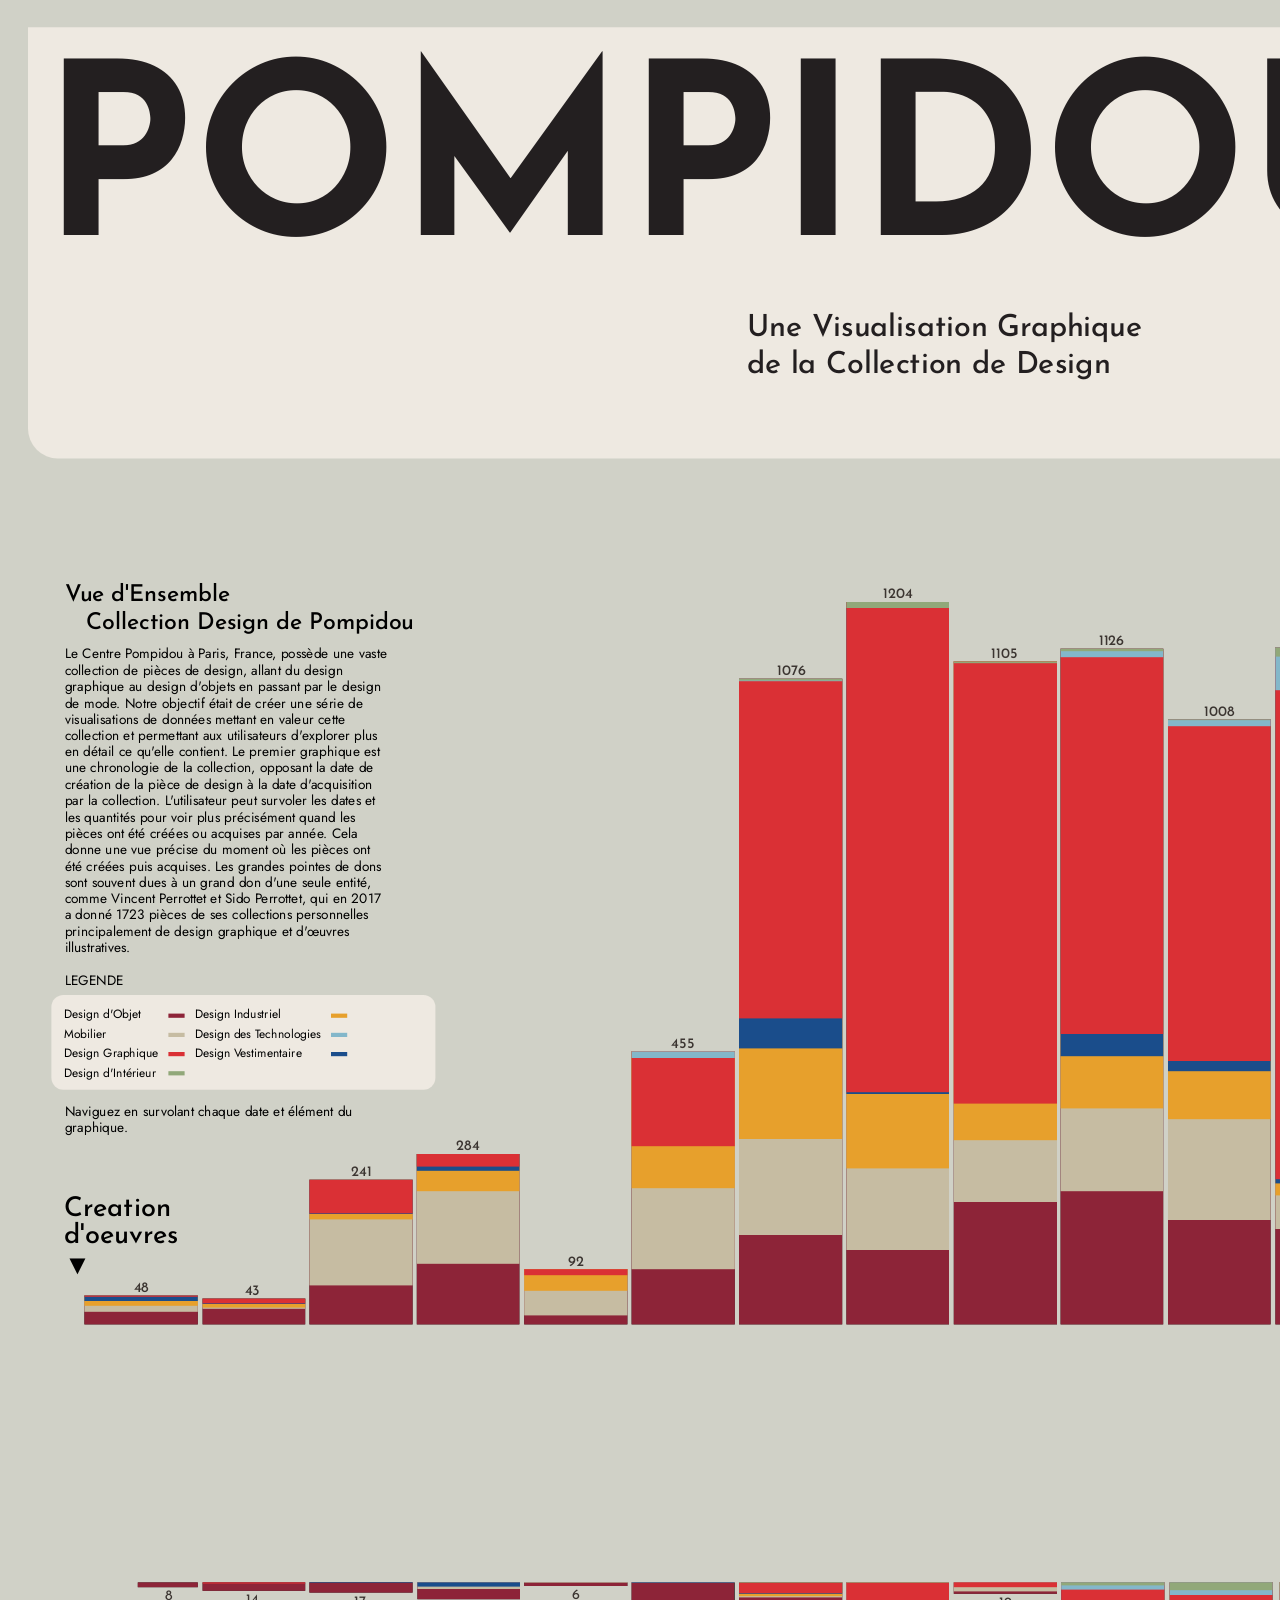
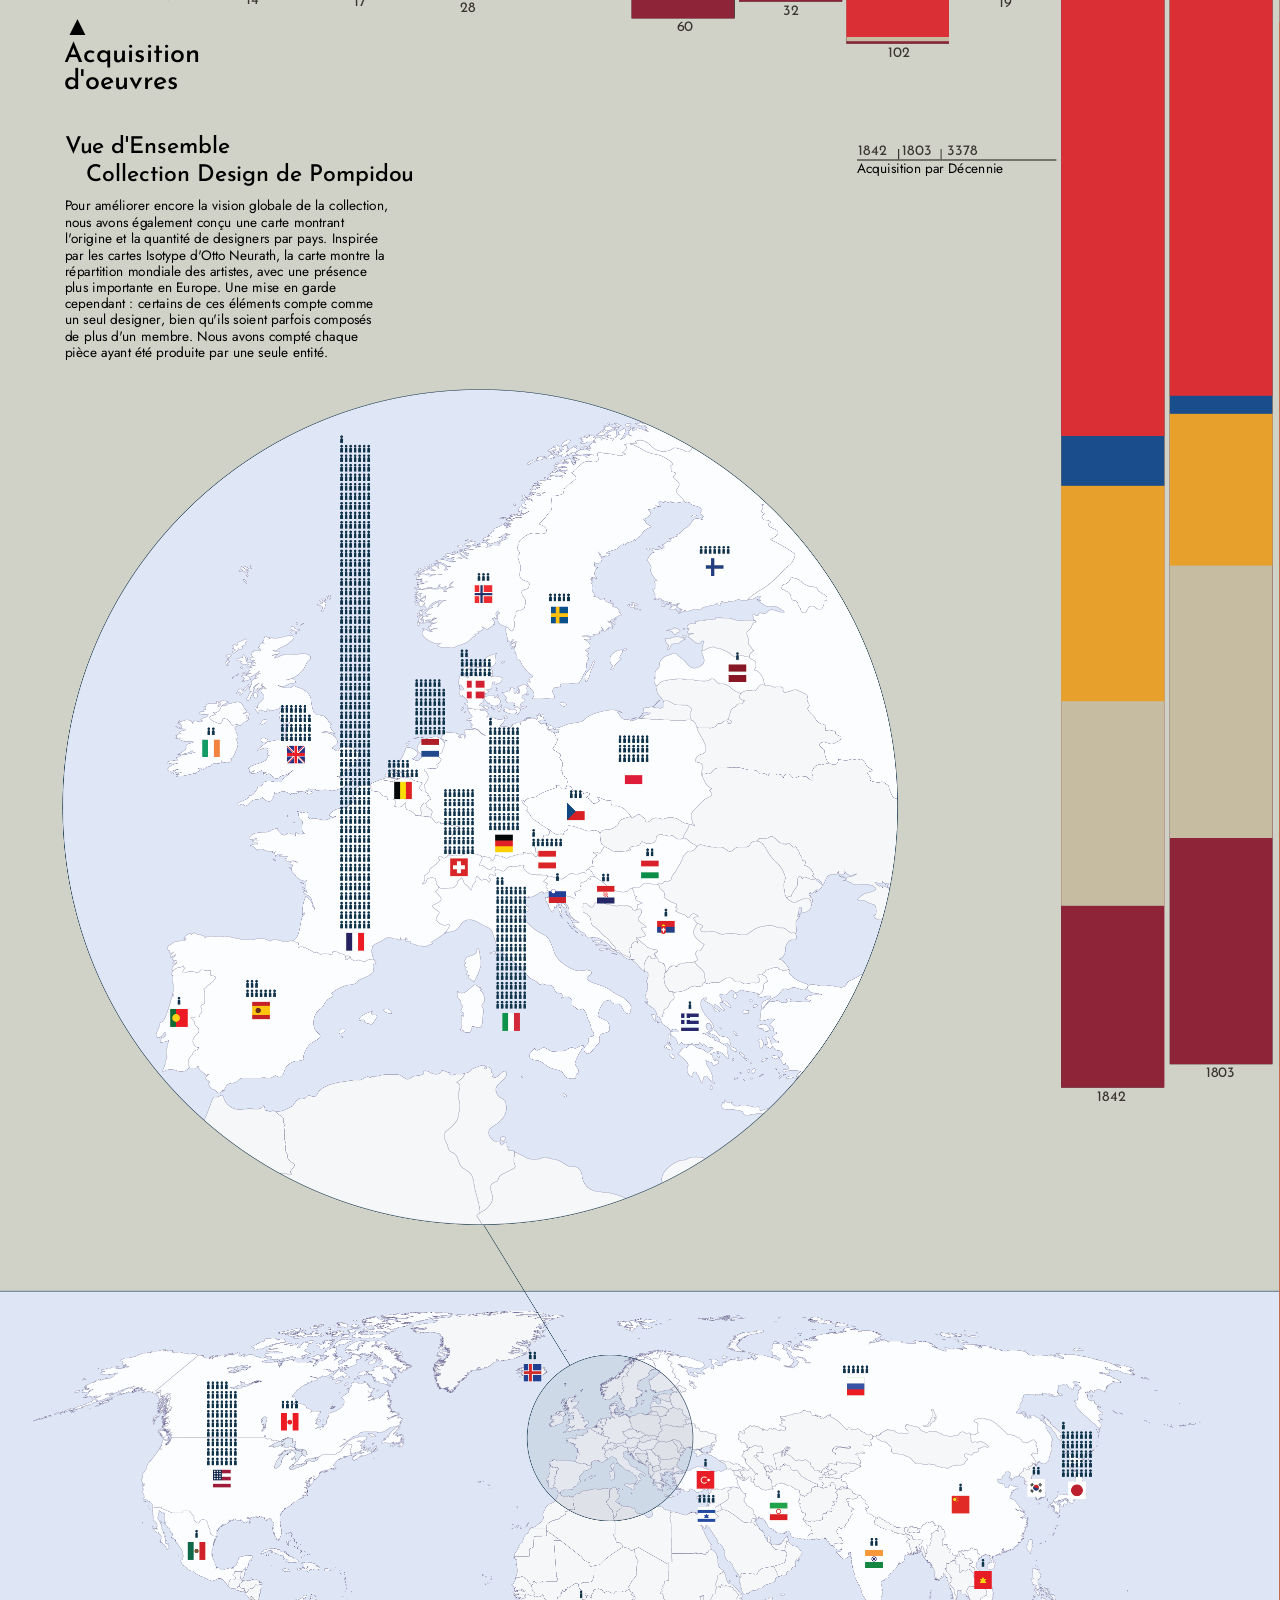
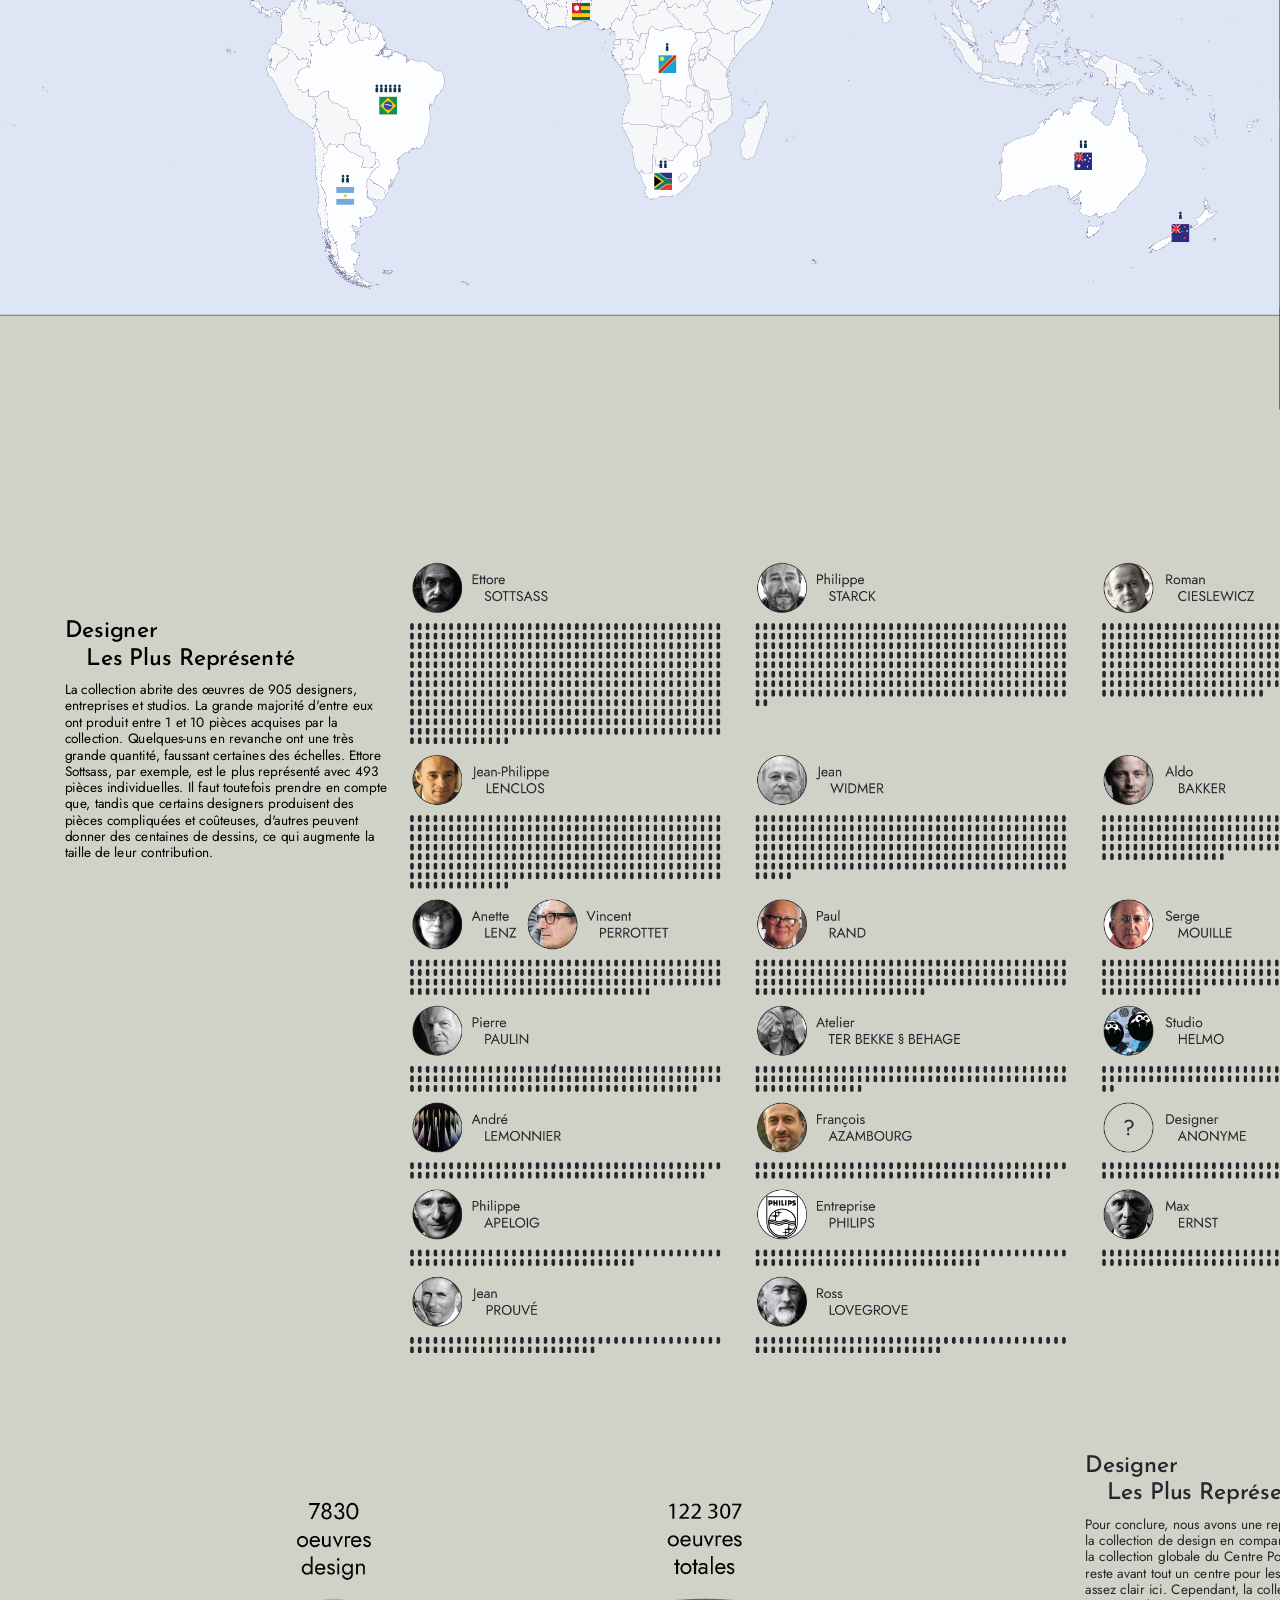
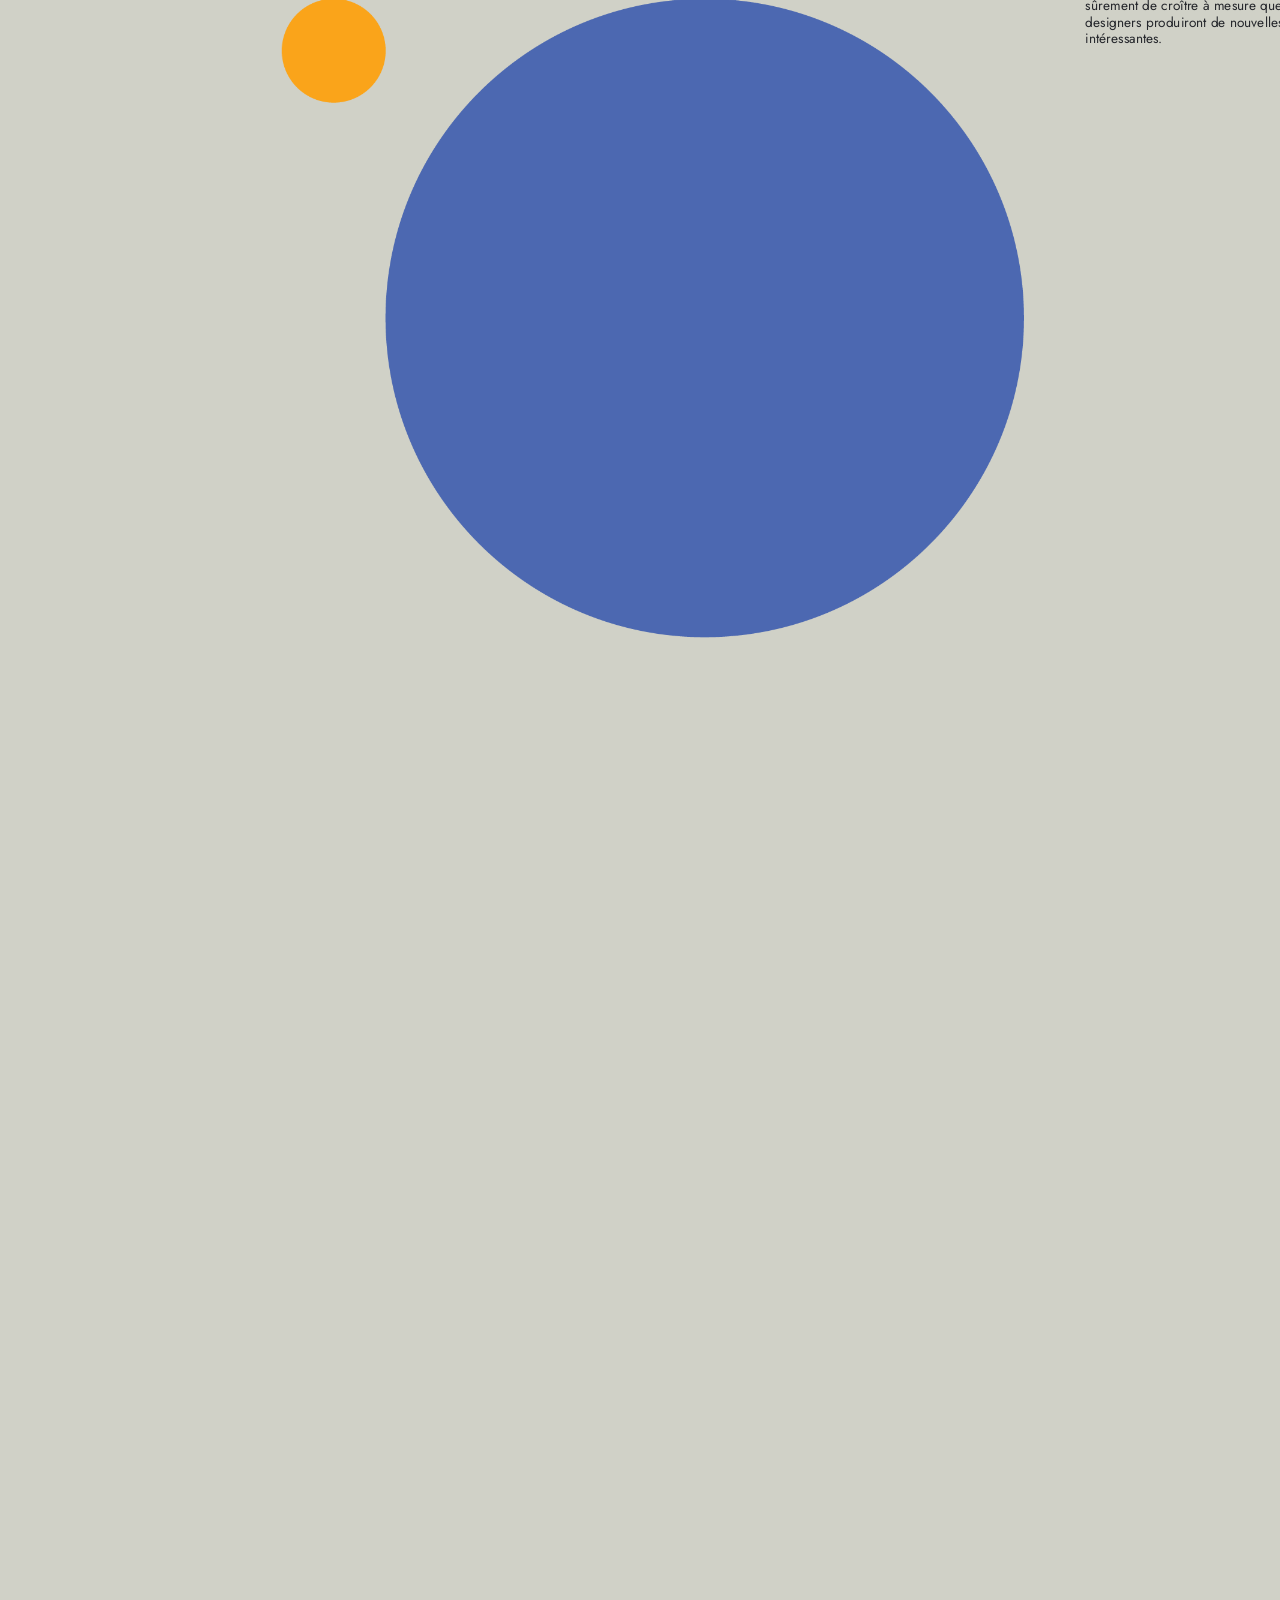
<file: index.html>
<!DOCTYPE html>
<html lang="en">

<head>
    <meta charset="UTF-8">
    <meta name="viewport" content="width=device-width, initial-scale=1.0">
    <title>Iframe Example</title>
    <link rel="stylesheet" href="style.css"/>
    <link rel="preconnect" href="https://fonts.googleapis.com">
    <link rel="preconnect" href="https://fonts.gstatic.com" crossorigin>
    <link href="https://fonts.googleapis.com/css2?family=Jost:ital,wght@0,100..900;1,100..900&display=swap" <link
        rel="preconnect" href="https://fonts.googleapis.com">
    <link rel="preconnect" href="https://fonts.gstatic.com" crossorigin>
    <link
        href="https://fonts.googleapis.com/css2?family=Roboto:ital,wght@0,100;0,300;0,400;0,500;0,700;0,900;1,100;1,300;1,400;1,500;1,700;1,900&display=swap"
        rel="stylesheet">
    <link rel="preconnect" href="https://fonts.googleapis.com">
    <link rel="preconnect" href="https://fonts.gstatic.com" crossorigin>
    <link
        href="https://fonts.googleapis.com/css2?family=Bebas+Neue&family=Roboto:ital,wght@0,100;0,300;0,400;0,500;0,700;0,900;1,100;1,300;1,400;1,500;1,700;1,900&display=swap"
        rel="stylesheet">
    <link rel="preconnect" href="https://fonts.googleapis.com">
    <link rel="preconnect" href="https://fonts.gstatic.com" crossorigin>
    <link href="https://fonts.googleapis.com/css2?family=EB+Garamond:ital,wght@0,400..800;1,400..800&display=swap"
        rel="stylesheet">
    <link rel="preconnect" href="https://fonts.googleapis.com">
    <link rel="preconnect" href="https://fonts.gstatic.com" crossorigin>
    <link href="https://fonts.googleapis.com/css2?family=Josefin+Sans:ital,wght@0,100..700;1,100..700&display=swap"
        rel="stylesheet">
        <link href="https://fonts.googleapis.com/css2?family=Jost:ital,wght@0,100..900;1,100..900&display=swap" rel="stylesheet">




</head>

<body>



    <div class="frame">

        <!-- <div class="header">
            <div class="logo"><img src="/Extra/Dessin Logo Pompidou.jpg" width="855x" height="auto"></div>
        </div> -->

        <!-- <div class="widmer">Logo de Jean Widmer</div> -->

        <div class="centre">POMPIDOU</div>

        <div class="titre">Une Visualisation Graphique<br> de la Collection de Design</div>

        <!-- <div style="position: fixed; top: 0; left: 0; background: red; color: white; padding: 10px; z-index: 99999;">
  Screen: <span id="screen-width"></span>px
</div> -->

        <!-- <div class="nom">Paul-Arthur Lemarquis</div> -->




        <div class="texttotal">

            <div class="info_line">Acquisition par Décennie</div>

            <div class="Creation">
                <div class="Creation">Creation<br>d'oeuvres<br>▼</div>
            </div>
            <div class="Acquisition">
                <div class="Acquisition">▲<br>Acquisition<br>d'oeuvres</div>
            </div>
            <div class="Overview">
                <div class="Titre">Vue d'Ensemble<br>&nbsp;&nbsp;&nbsp;Collection Design de Pompidou</div>
                <div class="Contenu">Le Centre Pompidou à Paris, France, possède une vaste collection de pièces de
                    design,
                    allant du design graphique au design d'objets en passant par le design de mode. Notre objectif était
                    de créer une série de visualisations de données mettant en valeur cette collection et permettant aux
                    utilisateurs d'explorer plus en détail ce qu'elle contient. Le premier graphique est une chronologie
                    de la collection, opposant la date de création de la pièce de design à la date d'acquisition par la
                    collection. L'utilisateur peut survoler les dates et les quantités pour voir plus précisément quand
                    les pièces ont été créées ou acquises par année. Cela donne une vue précise du moment où les pièces
                    ont été créées puis acquises. Les grandes pointes de dons sont souvent dues à un grand don d'une
                    seule entité, comme Vincent Perrottet et Sido Perrottet, qui en 2017 a donné 1723 pièces de ses
                    collections personnelles principalement de design graphique et d'œuvres illustratives.
                    <br>
                    <br>
                    LEGENDE
                    <br>
                    <br>
                    <br>
                    <br>
                    <br>
                    <br>
                    <br>
                    <br>
                    Naviguez en survolant chaque date et élément du graphique.


                </div>
            </div>
            <div class="Detail">
                <div class="Titre2">Vue d'Ensemble<br>&nbsp;&nbsp;&nbsp;Collection Design de Pompidou</div>
                <div class="Contenu">Pour améliorer encore la vision globale de la collection, nous avons également
                    conçu une carte montrant l'origine et la quantité de designers par pays. Inspirée par les cartes
                    Isotype d'Otto Neurath, la carte montre la répartition mondiale des artistes, avec une présence plus
                    importante en Europe. Une mise en garde cependant : certains de ces éléments compte comme un seul designer,
                    bien
                    qu'ils soient parfois composés de plus d'un membre. Nous avons compté chaque pièce ayant été
                    produite par une seule entité.
                </div>
                <!-- <div class="Contenu2">Cette collection se compose de 7230 pièces chacune cataloguée et référencée par le
                    MNAM et Videomuseum. Cela nous a permis de donner une vision précise de l'origine, du type, de la
                    taille ou des matériaux de construction de chaque pièce unique. Le centre lui-même, sous la
                    direction de Jean Widmer, a utilisé une palette chromatique variée pour différencier chaque section
                    du musée, et c'est quelque chose que nous voulions partager. -->
                    <br>
                    <br>
                    <br>
                    <br>
                    <br>
                    <br>

                    <!-- Naviguez en survolant chaque élément individuel. -->

                </div>
            </div>
            <div class="Map">
                <div class="Titre">Vue d'Ensemble<br>&nbsp;&nbsp;&nbsp;Collection Design de Pompidou</div>
                <div class="Contenu">Pour améliorer encore la vision globale de la collection, nous avons également
                    conçu une carte montrant l'origine et la quantité de designers par pays. Inspirée par les cartes
                    Isotype d'Otto Neurath, la carte montre la répartition mondiale des artistes, avec une présence plus
                    importante en Europe. Une mise en garde cependant : certains de ces éléments compte comme un seul designer,
                    bien
                    qu'ils soient parfois composés de plus d'un membre. Nous avons compté chaque pièce ayant été
                    produite par une seule entité.
                </div>
            </div>
            <div class="Designers">
                <div class="Titre">Designer<br>&nbsp;&nbsp;&nbsp;Les Plus Représenté</div>
                <div class="Contenu">La collection abrite des œuvres de 905 designers, entreprises et studios. La grande
                    majorité d'entre eux ont produit entre 1 et 10 pièces acquises par la collection. Quelques-uns en
                    revanche ont une très grande quantité, faussant certaines des échelles. Ettore Sottsass, par
                    exemple, est le plus représenté avec 493 pièces individuelles. Il faut toutefois prendre en compte
                    que, tandis que certains designers produisent des pièces compliquées et coûteuses, d'autres peuvent
                    donner des centaines de dessins, ce qui augmente la taille de leur contribution.
                </div>
            </div>
            <div class="TotalDesigners">
                <div class="Titre">Designer<br>&nbsp;&nbsp;&nbsp;Les Plus Représenté</div>
                <div class="Contenu">Pour conclure, nous avons une représentation simple de la collection de design en
                    comparaison avec le reste de la collection globale du Centre Pompidou. Le Musée reste avant tout un
                    centre pour les beaux-arts et cela est assez clair ici. Cependant, la collection continuera sûrement
                    de croître à mesure que de plus en plus de designers produiront de nouvelles créations
                    intéressantes.
                </div>
            </div>
        </div>





        <iframe class="DesignOverall" src="Overall View of Design Collection Code/Detailed-View.html" width="100%"
            height="5700" style="border:none;"></iframe>

        <iframe class="DesignDetail" src="https://hanscastorpus.github.io/detailed-view-pompidou/" width="2000px" height="1400"
            style="border:none;"></iframe>

        <div class="Carte">
            <img src="Extra/CleanedUp Map3.png" alt="A beautiful scenery" width="2250px" height="auto" title="Map">
        </div>
        <div class="DesignersQuantity">
            <img src="Extra/Designers_dark.png" alt="A beautiful scenery" width="1670px" height="auto" title="Designers">
        </div>
        <div class="Total">
            <img src="Extra/Quantity.png" alt="A beautiful scenery" width="auto" height="auto" title="Total">
        </div>

    </div>
 <div class="header_background"></div>
    <div class="map_background"></div>
    <div class="total_background"></div>

    <div class="legend">

		<div class="categorielegende">
			<div class="element_texte"></div>
		</div>
		<div class="typeDesign">
			<div class="categorie">
				<div class="element_texte">Design d'Objet
				</div>
				<div class="element_texte">Mobilier
				</div>
				<div class="element_texte">Design Graphique
				</div>
				<div class="element_texte">Design d'Intérieur
				</div>
			</div>

			<div class="categorieshape">
				<div class="element_ligne4"></div>
				<div class="element_ligne2"></div>
				<div class="element_ligne3"></div>
				<div class="element_ligne1"></div>

			</div>

			<div class="categorie">
				<div class="element_texte">Design Industriel
				</div>
				<div class="element_texte">Design des Technologies
				</div>
				<div class="element_texte">Design Vestimentaire
				</div>
			</div>

			<div class="categorieshape">
				<div class="element_ligne5"></div>
				<div class="element_ligne6"></div>
				<div class="element_ligne7"></div>

			</div>
			<div class="seperator"></div>

		</div>
		</div>
	</div>
</body>

</html>

<!-- Le deuxième graphique est une plongée approfondie dans la collection elle-même.
                    Chaque pièce est représentée ici, avec sa forme déterminée par la date de sa création et la date à
                    laquelle elle a été acquise par la collection. Les couleurs différencient plusieurs catégories
                    différentes. Le cercle de gauche montre le type d'acquisition, dont il existe de nombreux, tandis
                    que celui de droite montre le genre, s'il s'agit d'un solo ou d'un groupe de designers. La ligne
                    centrale principale est colorée en fonction du type de design auquel la pièce appartient. Cela donne
                    une vue chromatique et temporelle de chaque pièce. Cet élément interactif permet également au
                    spectateur de survoler chaque pièce, affichant toutes les informations concernant la pièce dans une
                    infobulle. -->
<script>
  document.getElementById('screen-width').textContent = window.innerWidth;
  window.addEventListener('resize', function() {
    document.getElementById('screen-width').textContent = window.innerWidth;
  });
</script>
</file>
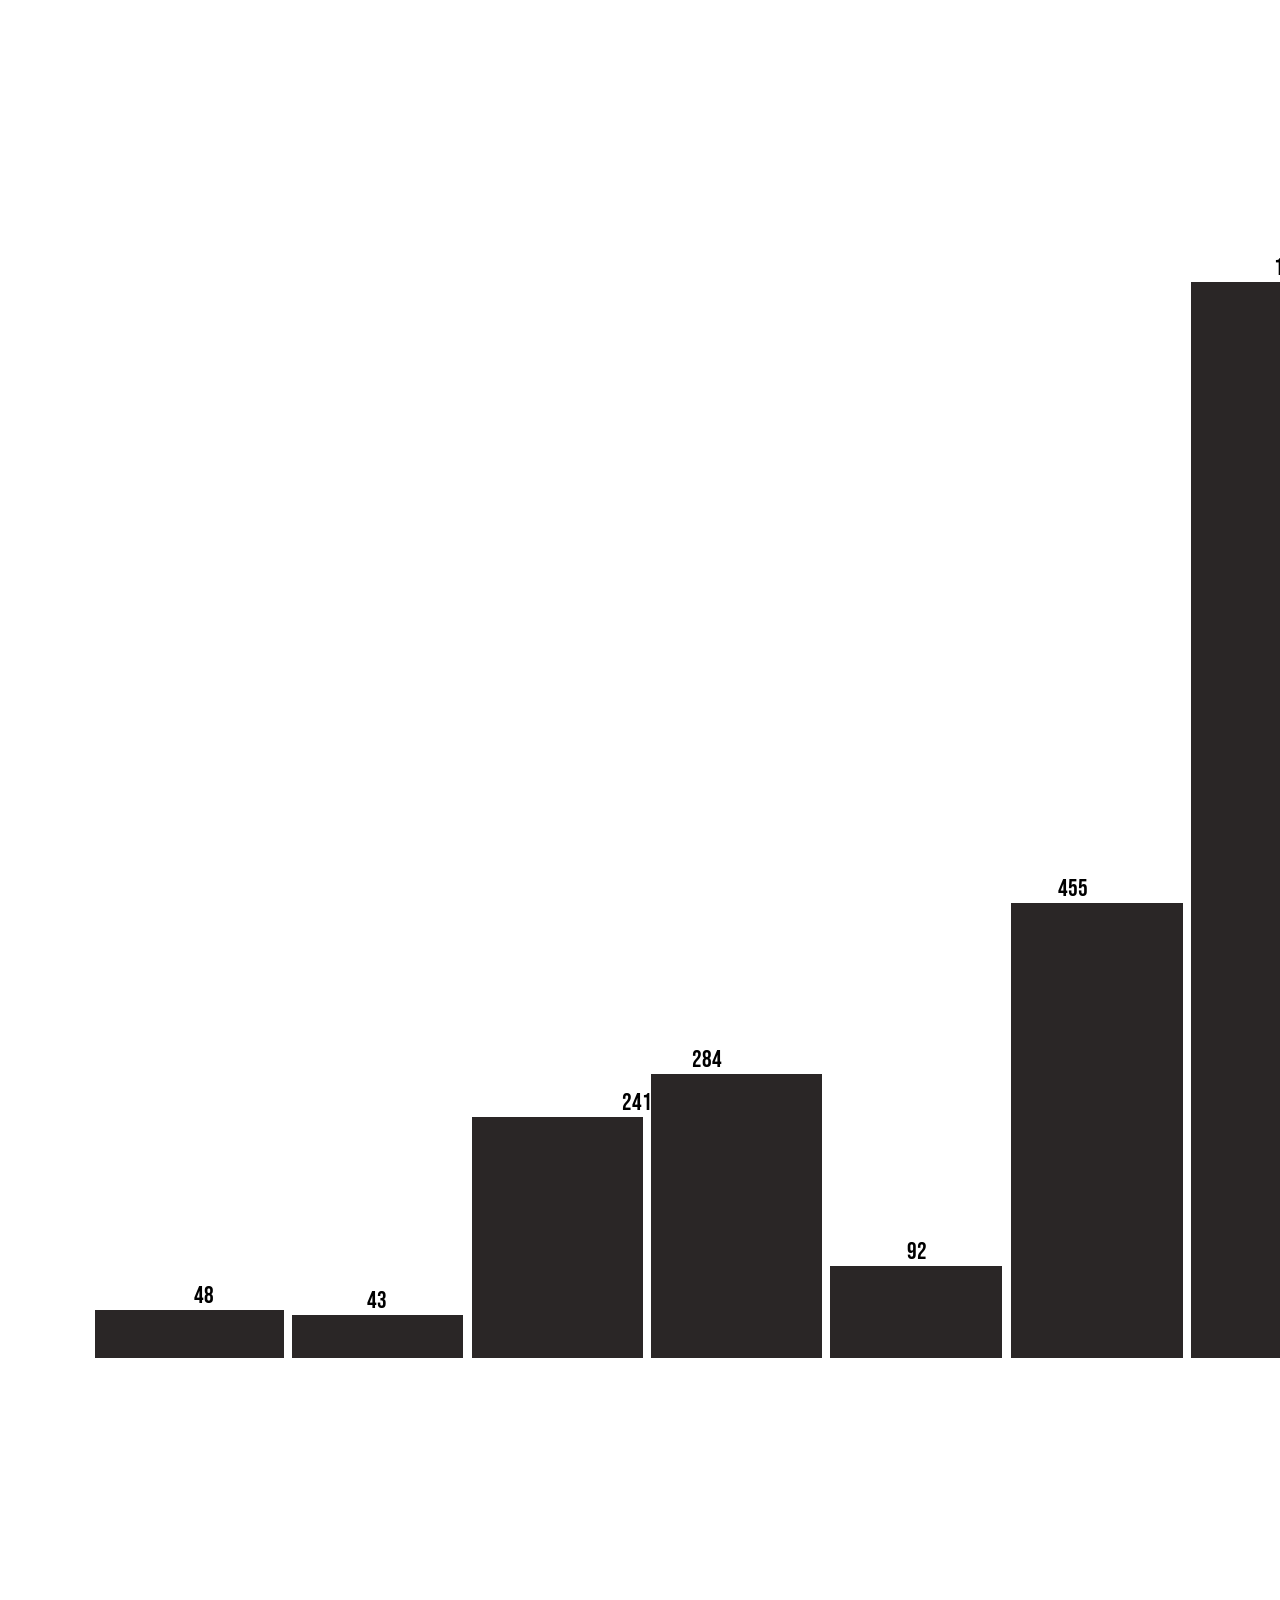
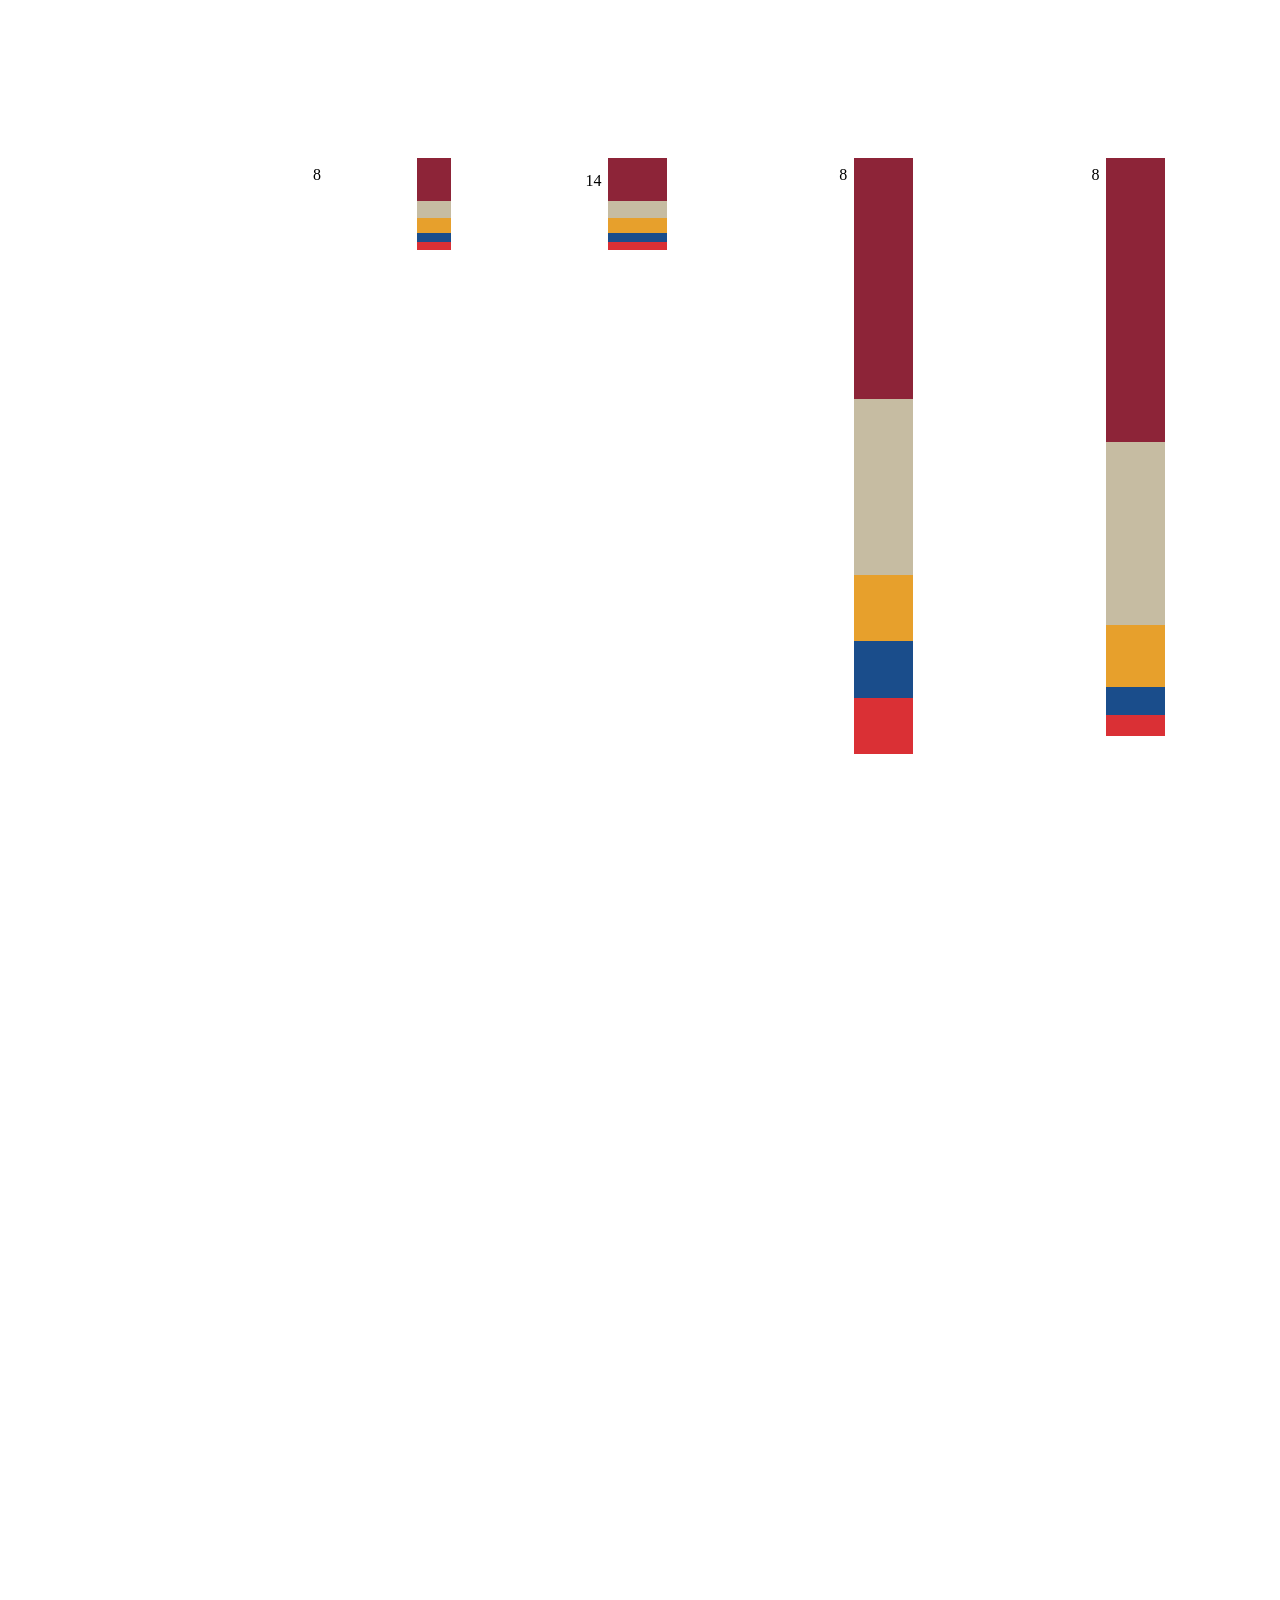
<file: Decade View of Collection Code/index.html>
<!DOCTYPE html>
<html lang="en">

<head>
    <meta charset="UTF-8">
    <meta name="viewport" content="width=device-width, initial-scale=1.0">
    <title>Detail View</title>
    <link rel="stylesheet" href="Data/style.css" />

    <script src="https://d3js.org/d3.v4.js"></script>
    <link rel="preconnect" href="https://fonts.googleapis.com">
    <link rel="preconnect" href="https://fonts.gstatic.com" crossorigin>
    <link href="https://fonts.googleapis.com/css2?family=Jost:ital,wght@0,100..900;1,100..900&display=swap" <link
        rel="preconnect" href="https://fonts.googleapis.com">
    <link rel="preconnect" href="https://fonts.gstatic.com" crossorigin>
    <link
        href="https://fonts.googleapis.com/css2?family=Roboto:ital,wght@0,100;0,300;0,400;0,500;0,700;0,900;1,100;1,300;1,400;1,500;1,700;1,900&display=swap"
        rel="stylesheet">
    <link rel="preconnect" href="https://fonts.googleapis.com">
    <link rel="preconnect" href="https://fonts.gstatic.com" crossorigin>
    <link
        href="https://fonts.googleapis.com/css2?family=Bebas+Neue&family=Roboto:ital,wght@0,100;0,300;0,400;0,500;0,700;0,900;1,100;1,300;1,400;1,500;1,700;1,900&display=swap"
        rel="stylesheet">


</head>

<body>

    <header></header>

    <section class="graph">
        <article>

            <!-- Creation Graph Start -->

            <div class="DecadeBarChartContainer">

                <div class="Chart1">48</div>
                <div class="DecadeBarChart1">
                    <div class="DecadeBarChart1_Detail1 Objet1"></div>
                    <div class="DecadeBarChart1_Detail1 Mobilier1"></div>
                    <div class="DecadeBarChart1_Detail1 Industriel1"></div>
                    <div class="DecadeBarChart1_Detail1 Vestimentaire1"></div>
                    <div class="DecadeBarChart1_Detail1 Graphique1"></div>
                    <div class="DecadeBarChart1_Detail1 Technologie1"></div>
                    <div class="DecadeBarChart1_Detail1 Architecture1"></div>
                </div>

                <div class="Chart2">43</div>
                <div class="DecadeBarChart2">
                    <div class="DecadeBarChart1_Detail2 Objet2"></div>
                    <div class="DecadeBarChart1_Detail2 Mobilier2"></div>
                    <div class="DecadeBarChart1_Detail2 Industriel2"></div>
                    <div class="DecadeBarChart1_Detail2 Vestimentaire2"></div>
                    <div class="DecadeBarChart1_Detail2 Graphique2"></div>
                    <div class="DecadeBarChart1_Detail2 Technologie2"></div>
                    <div class="DecadeBarChart1_Detail2 Architecture2"></div>
                </div>

                <div class="Chart3">241</div>
                <div class="DecadeBarChart3">
                    <div class="DecadeBarChart1_Detail3 Objet3"></div>
                    <div class="DecadeBarChart1_Detail3 Mobilier3"></div>
                    <div class="DecadeBarChart1_Detail3 Industriel3"></div>
                    <div class="DecadeBarChart1_Detail3 Vestimentaire3"></div>
                    <div class="DecadeBarChart1_Detail3 Graphique3"></div>
                    <div class="DecadeBarChart1_Detail3 Technologie3"></div>
                    <div class="DecadeBarChart1_Detail3 Architecture3"></div>
                </div>

                <div class="Chart4">284</div>
                <div class="DecadeBarChart4">
                    <div class="DecadeBarChart1_Detail4 Objet4"></div>
                    <div class="DecadeBarChart1_Detail4 Mobilier4"></div>
                    <div class="DecadeBarChart1_Detail4 Industriel4"></div>
                    <div class="DecadeBarChart1_Detail4 Vestimentaire4"></div>
                    <div class="DecadeBarChart1_Detail4 Graphique4"></div>
                    <div class="DecadeBarChart1_Detail4 Technologie4"></div>
                    <div class="DecadeBarChart1_Detail4 Architecture4"></div>
                </div>

                <div class="Chart5">92</div>
                <div class="DecadeBarChart5">
                    <div class="DecadeBarChart1_Detail5 Objet5"></div>
                    <div class="DecadeBarChart1_Detail5 Mobilier5"></div>
                    <div class="DecadeBarChart1_Detail5 Industriel5"></div>
                    <div class="DecadeBarChart1_Detail5 Vestimentaire5"></div>
                    <div class="DecadeBarChart1_Detail5 Graphique5"></div>
                    <div class="DecadeBarChart1_Detail5 Technologie5"></div>
                    <div class="DecadeBarChart1_Detail5 Architecture5"></div>
                </div>

                <div class="Chart6">455</div>
                <div class="DecadeBarChart6">
                    <div class="DecadeBarChart1_Detail6 Objet6"></div>
                    <div class="DecadeBarChart1_Detail6 Mobilier6"></div>
                    <div class="DecadeBarChart1_Detail6 Industriel6"></div>
                    <div class="DecadeBarChart1_Detail6 Vestimentaire6"></div>
                    <div class="DecadeBarChart1_Detail6 Graphique6"></div>
                    <div class="DecadeBarChart1_Detail6 Technologie6"></div>
                    <div class="DecadeBarChart1_Detail6 Architecture6"></div>
                </div>

                <div class="Chart7">1076</div>
                <div class="DecadeBarChart7">
                    <div class="DecadeBarChart1_Detail7 Objet7"></div>
                    <div class="DecadeBarChart1_Detail7 Mobilier7"></div>
                    <div class="DecadeBarChart1_Detail7 Industriel7"></div>
                    <div class="DecadeBarChart1_Detail7 Vestimentaire7"></div>
                    <div class="DecadeBarChart1_Detail7 Graphique7"></div>
                    <div class="DecadeBarChart1_Detail7 Technologie7"></div>
                    <div class="DecadeBarChart1_Detail7 Architecture7"></div>
                </div>

                <div class="Chart8">1204</div>
                <div class="DecadeBarChart8">
                    <div class="DecadeBarChart1_Detail8 Objet8"></div>
                    <div class="DecadeBarChart1_Detail8 Mobilier8"></div>
                    <div class="DecadeBarChart1_Detail8 Industriel8"></div>
                    <div class="DecadeBarChart1_Detail8 Vestimentaire8"></div>
                    <div class="DecadeBarChart1_Detail8 Graphique8"></div>
                    <div class="DecadeBarChart1_Detail8 Technologie8"></div>
                    <div class="DecadeBarChart1_Detail8 Architecture8"></div>
                </div>

                <div class="Chart9">1105</div>
                <div class="DecadeBarChart9">
                    <div class="DecadeBarChart1_Detail9 Objet9"></div>
                    <div class="DecadeBarChart1_Detail9 Mobilier9"></div>
                    <div class="DecadeBarChart1_Detail9 Industriel9"></div>
                    <div class="DecadeBarChart1_Detail9 Vestimentaire9"></div>
                    <div class="DecadeBarChart1_Detail9 Graphique9"></div>
                    <div class="DecadeBarChart1_Detail9 Technologie9"></div>
                    <div class="DecadeBarChart1_Detail9 Architecture9"></div>
                </div>


                <div class="Chart10">1126</div>
                <div class="DecadeBarChart10">
                    <div class="DecadeBarChart1_Detail10 Objet10"></div>
                    <div class="DecadeBarChart1_Detail10 Mobilier10"></div>
                    <div class="DecadeBarChart1_Detail10 Industriel10"></div>
                    <div class="DecadeBarChart1_Detail10 Vestimentaire10"></div>
                    <div class="DecadeBarChart1_Detail10 Graphique10"></div>
                    <div class="DecadeBarChart1_Detail10 Technologie10"></div>
                    <div class="DecadeBarChart1_Detail10 Architecture10"></div>
                </div>

                <div class="Chart11">1008</div>
                <div class="DecadeBarChart11">
                    <div class="DecadeBarChart1_Detail11 Objet11"></div>
                    <div class="DecadeBarChart1_Detail11 Mobilier11"></div>
                    <div class="DecadeBarChart1_Detail11 Industriel11"></div>
                    <div class="DecadeBarChart1_Detail11 Vestimentaire11"></div>
                    <div class="DecadeBarChart1_Detail11 Graphique11"></div>
                    <div class="DecadeBarChart1_Detail11 Technologie11"></div>
                    <div class="DecadeBarChart1_Detail11 Architecture11"></div>
                </div>

                <div class="Chart12">1128</div>
                <div class="DecadeBarChart12">
                    <div class="DecadeBarChart1_Detail12 Objet12"></div>
                    <div class="DecadeBarChart1_Detail12 Mobilier12"></div>
                    <div class="DecadeBarChart1_Detail12 Industriel12"></div>
                    <div class="DecadeBarChart1_Detail12 Vestimentaire12"></div>
                    <div class="DecadeBarChart1_Detail12 Graphique12"></div>
                    <div class="DecadeBarChart1_Detail12 Technologie12"></div>
                    <div class="DecadeBarChart1_Detail12 Architecture12"></div>
                </div>

                <div class="Chart13">20</div>
                <div class="DecadeBarChart13">
                    <div class="DecadeBarChart1_Detail13 Objet13"></div>
                    <div class="DecadeBarChart1_Detail13 Mobilier13"></div>
                    <div class="DecadeBarChart1_Detail13 Industriel13"></div>
                    <div class="DecadeBarChart1_Detail13 Vestimentaire13"></div>
                    <div class="DecadeBarChart1_Detail13 Graphique13"></div>
                    <div class="DecadeBarChart1_Detail13 Technologie13"></div>
                    <div class="DecadeBarChart1_Detail13 Architecture13"></div>
                </div>
            </div>

            <!-- Creation Graph End -->

            <!-- +++++++++++++++++++++++++++++++++++++++++++++++++++++++++++++++ -->

            <!-- Acquisition Graph Start -->

            <div class="DecadeBarChartContainer2">

                <div class="ChartA1">8</div>
                <div class="DecadeBarChartA1">
                    <div class="DecadeBarChartA1_Detail1 Objet2"></div>
                    <div class="DecadeBarChartA1_Detail1 Mobilier2"></div>
                    <div class="DecadeBarChartA1_Detail1 Industriel2"></div>
                    <div class="DecadeBarChartA1_Detail1 Vestimentaire2"></div>
                    <div class="DecadeBarChartA1_Detail1 Graphique2"></div>
                    <div class="DecadeBarChartA1_Detail1 Technologie2"></div>
                    <div class="DecadeBarChartA1_Detail1 Architecture2"></div>
                </div>

                <div class="ChartA2">14</div>
                <div class="DecadeBarChartA2">
                    <div class="DecadeBarChartA1_Detail2 Objet2"></div>
                    <div class="DecadeBarChartA1_Detail2 Mobilier2"></div>
                    <div class="DecadeBarChartA1_Detail2 Industriel2"></div>
                    <div class="DecadeBarChartA1_Detail2 Vestimentaire2"></div>
                    <div class="DecadeBarChartA1_Detail2 Graphique2"></div>
                    <div class="DecadeBarChartA1_Detail2 Technologie2"></div>
                    <div class="DecadeBarChartA1_Detail2 Architecture2"></div>
                </div>

                <div class="ChartA3">8</div>
                <div class="DecadeBarChartA3">
                    <div class="DecadeBarChartA1_Detail3 Objet3"></div>
                    <div class="DecadeBarChartA1_Detail3 Mobilier3"></div>
                    <div class="DecadeBarChartA1_Detail3 Industriel3"></div>
                    <div class="DecadeBarChartA1_Detail3 Vestimentaire3"></div>
                    <div class="DecadeBarChartA1_Detail3 Graphique3"></div>
                    <div class="DecadeBarChartA1_Detail3 Technologie3"></div>
                    <div class="DecadeBarChartA1_Detail3 Architecture3"></div>
                </div>

                <div class="ChartA4">8</div>
                <div class="DecadeBarChartA4">
                    <div class="DecadeBarChartA1_Detail4 Objet4"></div>
                    <div class="DecadeBarChartA1_Detail4 Mobilier4"></div>
                    <div class="DecadeBarChartA1_Detail4 Industriel4"></div>
                    <div class="DecadeBarChartA1_Detail4 Vestimentaire4"></div>
                    <div class="DecadeBarChartA1_Detail4 Graphique4"></div>
                    <div class="DecadeBarChartA1_Detail4 Technologie4"></div>
                    <div class="DecadeBarChartA1_Detail4 Architecture4"></div>
                </div>

                <div class="ChartA5">6</div>
                <div class="DecadeBarChartA5">
                    <div class="DecadeBarChartA1_Detail5 Objet5"></div>
                    <div class="DecadeBarChartA1_Detail5 Mobilier5"></div>
                    <div class="DecadeBarChartA1_Detail5 Industriel5"></div>
                    <div class="DecadeBarChartA1_Detail5 Vestimentaire5"></div>
                    <div class="DecadeBarChartA1_Detail5 Graphique5"></div>
                    <div class="DecadeBarChartA1_Detail5 Technologie5"></div>
                    <div class="DecadeBarChartA1_Detail5 Architecture5"></div>
                </div>

                <div class="ChartA6">60</div>
                <div class="DecadeBarChartA6">
                    <div class="DecadeBarChartA1_Detail6 Objet6"></div>
                    <div class="DecadeBarChartA1_Detail6 Mobilier6"></div>
                    <div class="DecadeBarChartA1_Detail6 Industriel6"></div>
                    <div class="DecadeBarChartA1_Detail6 Vestimentaire6"></div>
                    <div class="DecadeBarChartA1_Detail6 Graphique6"></div>
                    <div class="DecadeBarChartA1_Detail6 Technologie6"></div>
                    <div class="DecadeBarChartA1_Detail6 Architecture6"></div>
                </div>

                <div class="ChartA7">32</div>
                <div class="DecadeBarChartA7">
                    <div class="DecadeBarChartA1_Detail7 Objet7"></div>
                    <div class="DecadeBarChartA1_Detail7 Mobilier7"></div>
                    <div class="DecadeBarChartA1_Detail7 Industriel7"></div>
                    <div class="DecadeBarChartA1_Detail7 Vestimentaire7"></div>
                    <div class="DecadeBarChartA1_Detail7 Graphique7"></div>
                    <div class="DecadeBarChartA1_Detail7 Technologie7"></div>
                    <div class="DecadeBarChartA1_Detail7 Architecture7"></div>
                </div>

                <div class="ChartA8">90</div>
                <div class="DecadeBarChartA8">
                    <div class="DecadeBarChartA1_Detail8 Objet8"></div>
                    <div class="DecadeBarChartA1_Detail8 Mobilier8"></div>
                    <div class="DecadeBarChartA1_Detail8 Industriel8"></div>
                    <div class="DecadeBarChartA1_Detail8 Vestimentaire8"></div>
                    <div class="DecadeBarChartA1_Detail8 Graphique8"></div>
                    <div class="DecadeBarChartA1_Detail8 Technologie8"></div>
                    <div class="DecadeBarChartA1_Detail8 Architecture8"></div>
                </div>

                <div class="ChartA9">19</div>
                <div class="DecadeBarChartA9">
                    <div class="DecadeBarChartA1_Detail9 Objet9"></div>
                    <div class="DecadeBarChartA1_Detail9 Mobilier9"></div>
                    <div class="DecadeBarChartA1_Detail9 Industriel9"></div>
                    <div class="DecadeBarChartA1_Detail9 Vestimentaire9"></div>
                    <div class="DecadeBarChartA1_Detail9 Graphique9"></div>
                    <div class="DecadeBarChartA1_Detail9 Technologie9"></div>
                    <div class="DecadeBarChartA1_Detail9 Architecture9"></div>
                </div>


                <div class="ChartA10">1842</div>
                <div class="DecadeBarChartA10">
                    <div class="DecadeBarChartA1_Detail10 Objet10"></div>
                    <div class="DecadeBarChartA1_Detail10 Mobilier10"></div>
                    <div class="DecadeBarChartA1_Detail10 Industriel10"></div>
                    <div class="DecadeBarChartA1_Detail10 Vestimentaire10"></div>
                    <div class="DecadeBarChartA1_Detail10 Graphique10"></div>
                    <div class="DecadeBarChartA1_Detail10 Technologie10"></div>
                    <div class="DecadeBarChartA1_Detail10 Architecture10"></div>
                </div>

                <div class="ChartA11">1803</div>
                <div class="DecadeBarChartA11">
                    <div class="DecadeBarChartA1_Detail11 Objet11"></div>
                    <div class="DecadeBarChartA1_Detail11 Mobilier11"></div>
                    <div class="DecadeBarChartA1_Detail11 Industriel11"></div>
                    <div class="DecadeBarChartA1_Detail11 Vestimentaire11"></div>
                    <div class="DecadeBarChartA1_Detail11 Graphique11"></div>
                    <div class="DecadeBarChartA1_Detail11 Technologie11"></div>
                    <div class="DecadeBarChartA1_Detail11 Architecture11"></div>
                </div>

                <div class="ChartA12">3378</div>
                <div class="DecadeBarChartA12">
                    <div class="DecadeBarChartA1_Detail12 Objet12"></div>
                    <div class="DecadeBarChartA1_Detail12 Mobilier12"></div>
                    <div class="DecadeBarChartA1_Detail12 Industriel12"></div>
                    <div class="DecadeBarChartA1_Detail12 Vestimentaire12"></div>
                    <div class="DecadeBarChartA1_Detail12 Graphique12"></div>
                    <div class="DecadeBarChartA1_Detail12 Technologie12"></div>
                    <div class="DecadeBarChartA1_Detail12 Architecture12"></div>
                </div>

                <div class="ChartA13">207</div>
                <div class="DecadeBarChartA13">
                    <div class="DecadeBarChartA1_Detail13 Objet13"></div>
                    <div class="DecadeBarChartA1_Detail13 Mobilier13"></div>
                    <div class="DecadeBarChartA1_Detail13 Industriel13"></div>
                    <div class="DecadeBarChartA1_Detail13 Vestimentaire13"></div>
                    <div class="DecadeBarChartA1_Detail13 Graphique13"></div>
                    <div class="DecadeBarChartA1_Detail13 Technologie13"></div>
                    <div class="DecadeBarChartA1_Detail13 Architecture13"></div>
                </div>
            </div>

            <!-- Acquisition Graph End -->


            <!-- <div class="DecadeBarChartContainer2">
                <div class="DecadeBarChartA1"></div>
                <div class="DecadeBarChartA2"></div>
                <div class="DecadeBarChartA3"></div>
                <div class="DecadeBarChartA4"></div>
                <div class="DecadeBarChartA5"></div>
                <div class="DecadeBarChartA6"></div>
                <div class="DecadeBarChartA7"></div>
                <div class="DecadeBarChartA8"></div>
                <div class="DecadeBarChartA9"></div>
                <div class="DecadeBarChartA10"></div>
                <div class="DecadeBarChartA11"></div>
                <div class="DecadeBarChartA12"></div>
                <div class="DecadeBarChartA13"></div>
            </div> -->

            <!-- <div class="AcquisitionDecadeQuantity">
                <div class="ChartA1">8</div>
                <div class="ChartA2">14</div>
                <div class="ChartA3">8</div>
                <div class="ChartA4">8</div>
                <div class="ChartA5">6</div>
                <div class="ChartA6">60</div>
                <div class="ChartA7">32</div>
                <div class="ChartA8">90</div>
                <div class="ChartA9">19</div>
                <div class="ChartA10">1842</div>
                <div class="ChartA11">1803</div>
                <div class="ChartA12">3378</div>
                <div class="ChartA13">207</div>
            </div> -->

            <div class="main-graph" id="body">
            </div>
        </article>


    </section>

    <script class="script" src="/Decade View of Collection Code/Data/script.js"></script>

    <footer></footer>





</body>



</html>
</file>
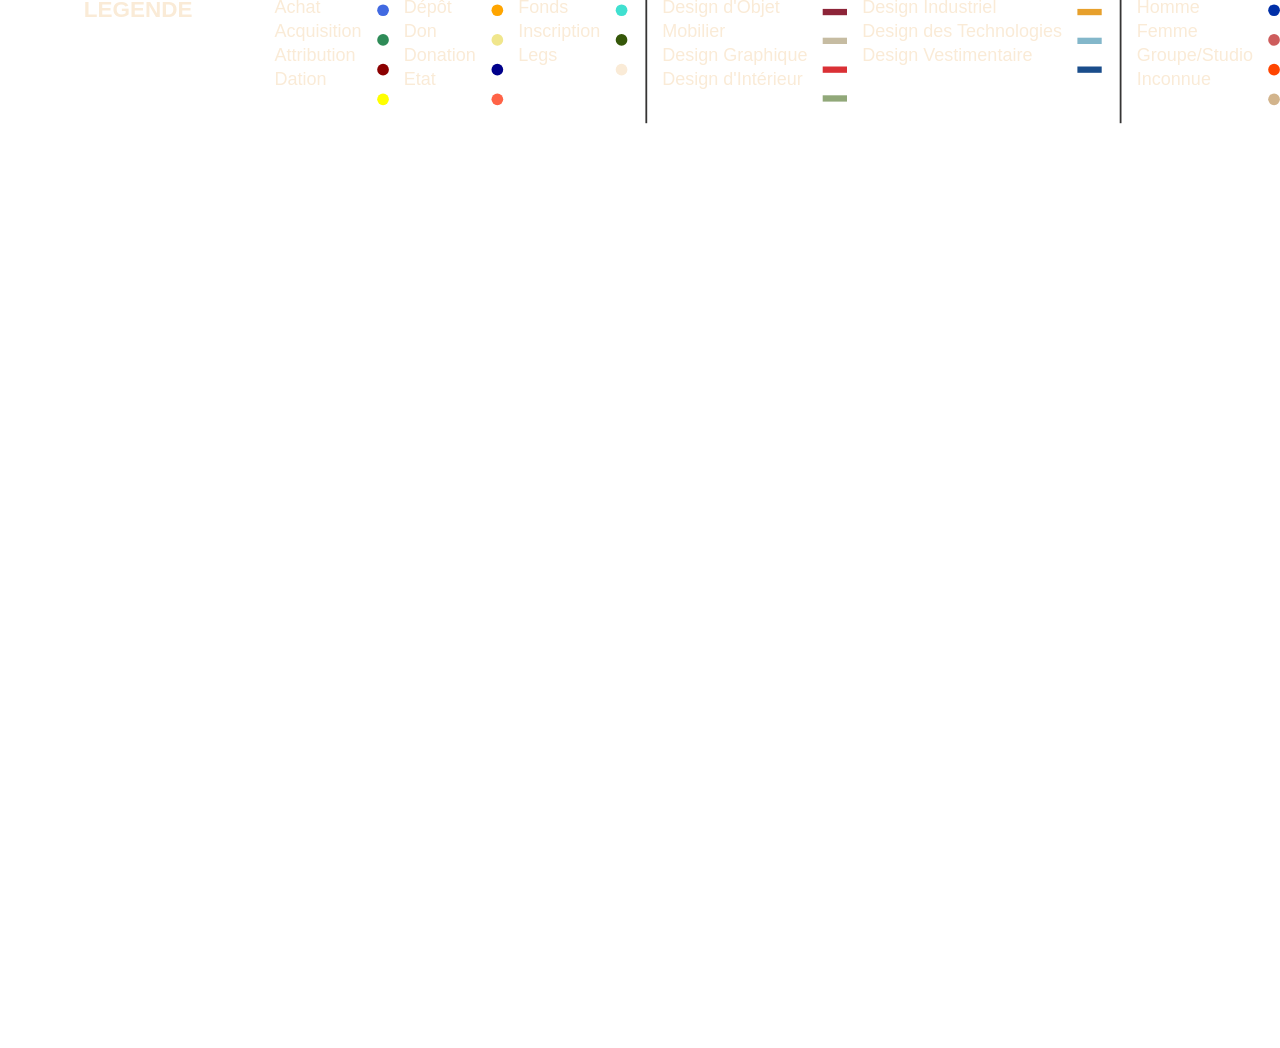
<file: Detail of Design Collection Code/index.html>
<!DOCTYPE html>
<meta charset="utf-8" />
<link rel="stylesheet" href="data/style.css" />

<head>
	<!-- Load d3.js -->
	<script src="https://d3js.org/d3.v4.js"></script>
	<link rel="preconnect" href="https://fonts.googleapis.com">
	<link rel="preconnect" href="https://fonts.gstatic.com" crossorigin>
	<link href="https://fonts.googleapis.com/css2?family=Jost:ital,wght@0,100..900;1,100..900&display=swap" </head>

<body>
	<div class="legend">

		<div class="categorielegende">
			<div class="element_texte">LEGENDE</div>
		</div>

		<div class="typeAchat">
			<div class="categorie">
				<div class="element_texte">Achat
				</div>
				<div class="element_texte">Acquisition
				</div>
				<div class="element_texte">Attribution
				</div>

				<div class="element_texte">Dation
				</div>
			</div>

			<div class="categorieshape">
				<div class="element_rond1"></div>
				<div class="element_rond2"></div>
				<div class="element_rond3"></div>
				<div class="element_rond4"></div>
			</div>

			<div class="categorie">
				<div class="element_texte">Dépôt
				</div>
				<div class="element_texte">Don
				</div>
				<div class="element_texte">Donation
				</div>
				<div class="element_texte">Etat
				</div>
			</div>

			<div class="categorieshape">
				<div class="element_rond5"></div>
				<div class="element_rond6"></div>
				<div class="element_rond7"></div>
				<div class="element_rond8"></div>
			</div>

			<div class="categorie">
				<div class="element_texte">Fonds
				</div>
				<div class="element_texte">Inscription
				</div>
				<div class="element_texte">Legs
				</div>
			</div>

			<div class="categorieshape">
				<div class="element_rond9"></div>
				<div class="element_rond10"></div>
				<div class="element_rond11"></div>
			</div>
			<div class="seperator"></div>
		</div>

		<div class="typeDesign">
			<div class="categorie">
				<div class="element_texte">Design d'Objet
				</div>
				<div class="element_texte">Mobilier
				</div>
				<div class="element_texte">Design Graphique
				</div>
				<div class="element_texte">Design d'Intérieur
				</div>
			</div>

			<div class="categorieshape">
				<div class="element_ligne4"></div>
				<div class="element_ligne2"></div>
				<div class="element_ligne3"></div>
				<div class="element_ligne1"></div>

			</div>

			<div class="categorie">
				<div class="element_texte">Design Industriel
				</div>
				<div class="element_texte">Design des Technologies
				</div>
				<div class="element_texte">Design Vestimentaire
				</div>
			</div>

			<div class="categorieshape">
				<div class="element_ligne5"></div>
				<div class="element_ligne6"></div>
				<div class="element_ligne7"></div>

			</div>
			<div class="seperator"></div>

		</div>

		<div class="genre">
			<div class="categorie">
				<div class="element_texte">Homme
				</div>
				<div class="element_texte">Femme
				</div>
				<div class="element_texte">Groupe/Studio
				</div>
				<div class="element_texte">Inconnue
				</div>
			</div>

			<div class="categorieshape">
				<div class="element_rond12"></div>
				<div class="element_rond13"></div>
				<div class="element_rond14"></div>
				<div class="element_rond15"></div>
			</div>

		</div>
	</div>
	<div class="frame">

		<div class="scaleframe">
			<div id="scale"></div>
		</div>


		<div class="container">
			<div class="graph" id="my_dataviz"></div>
			<div class="top"></div>


		</div>
	</div>


</body>

<script src="data/script.js"></script>
</file>
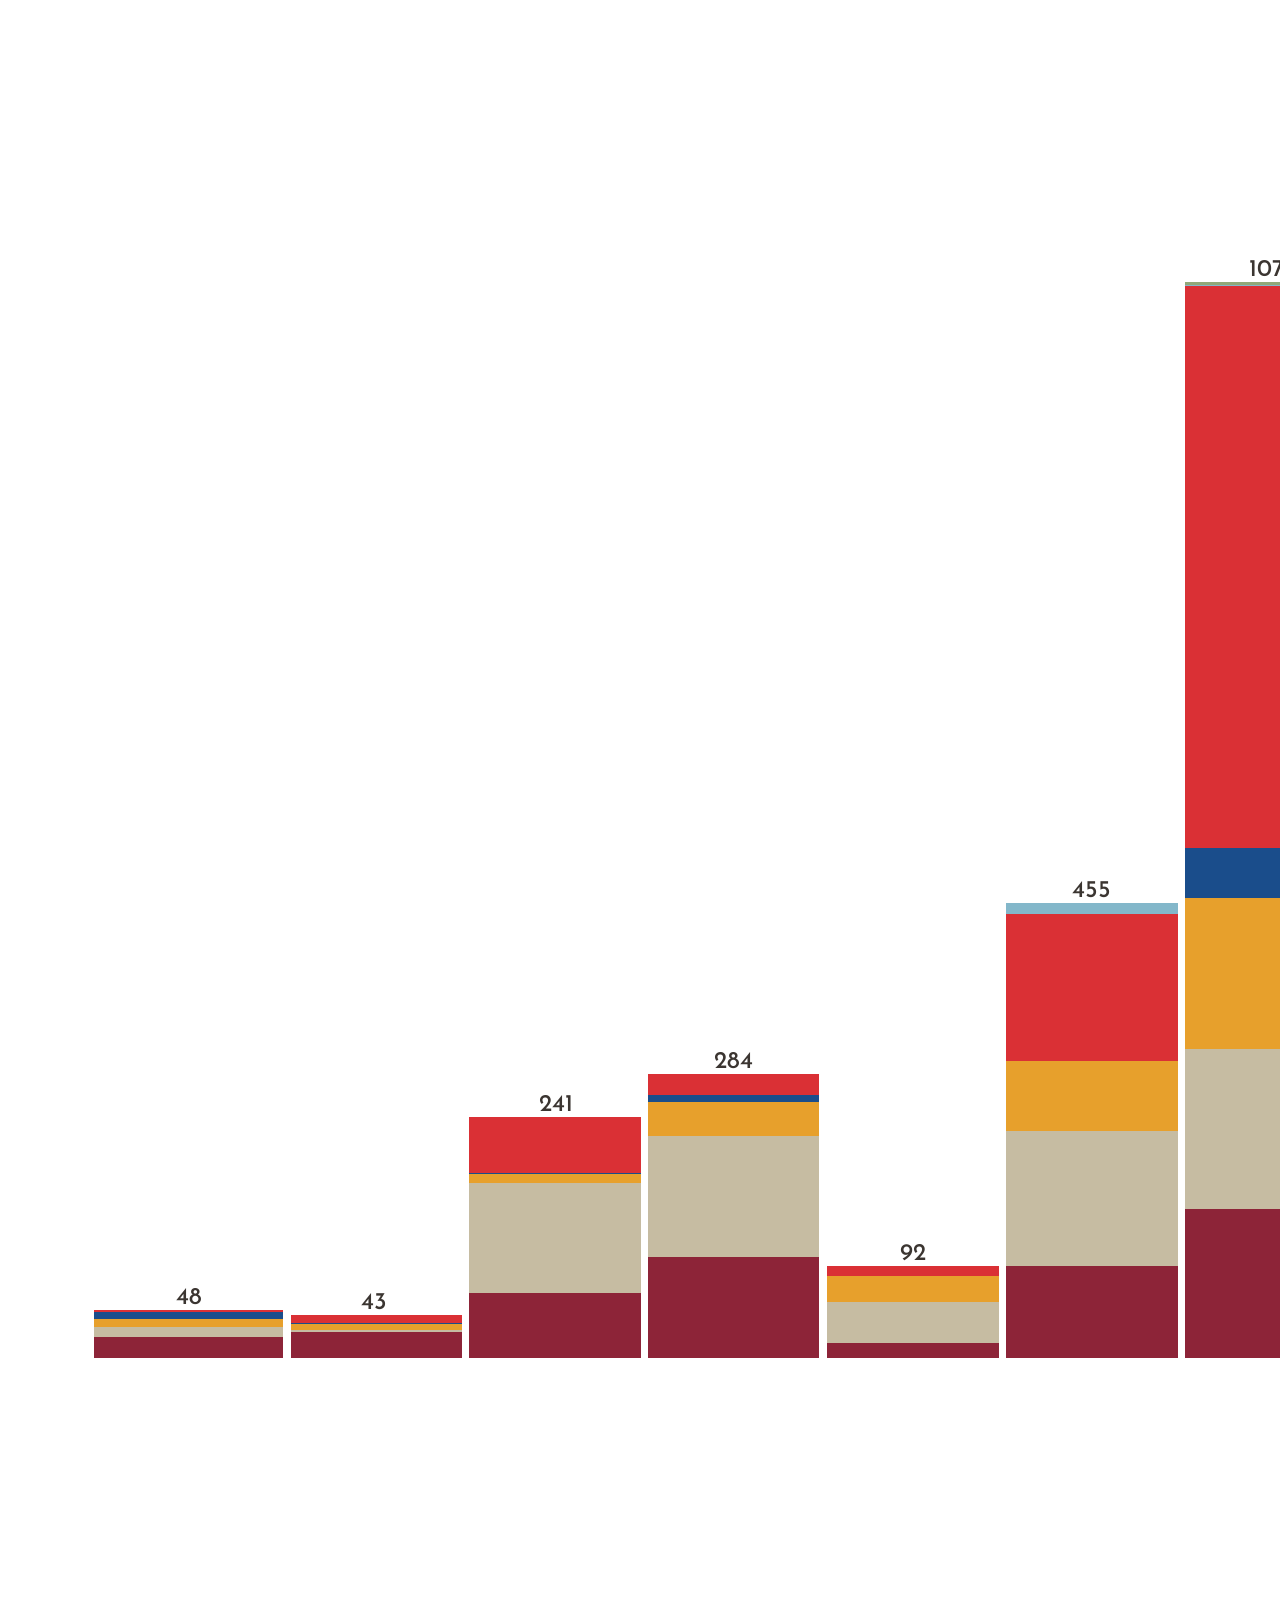
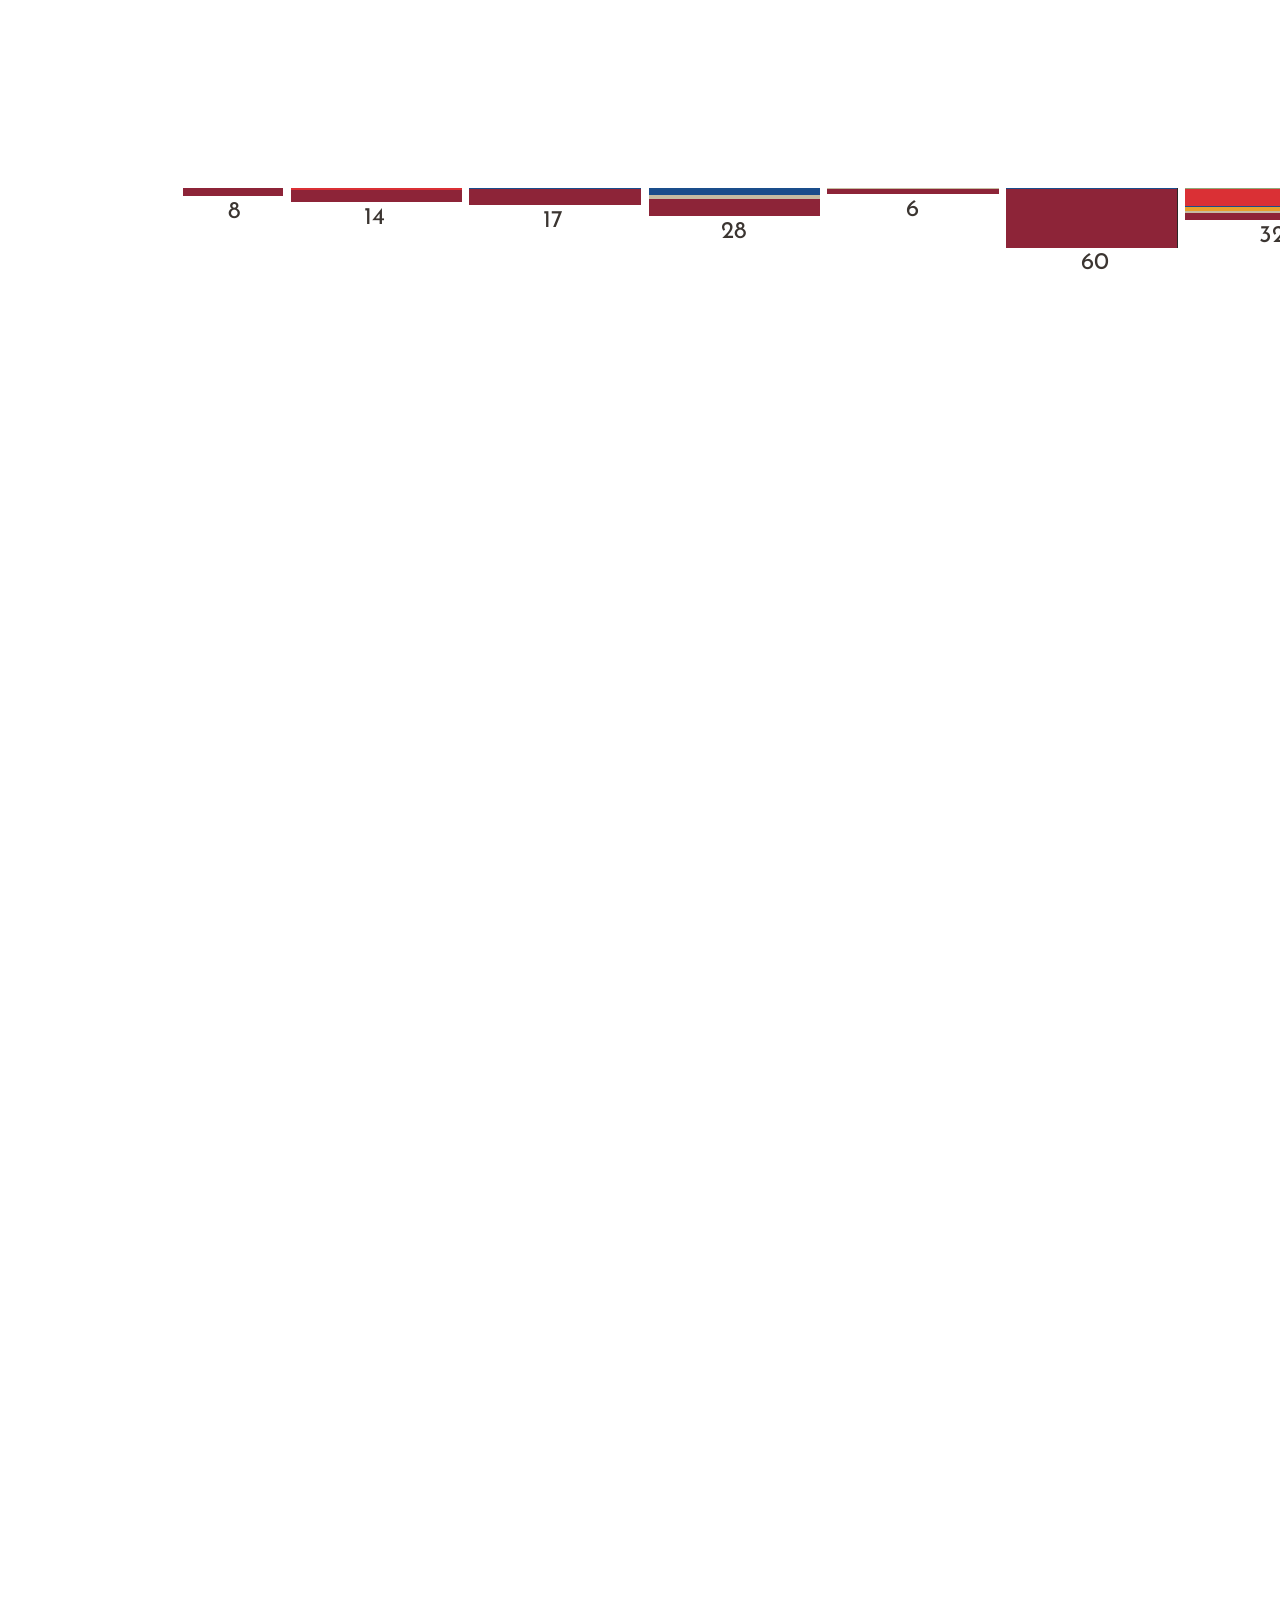
<file: Overall View of Design Collection Code/Detailed-View.html>
<!DOCTYPE html>
<html lang="en">

<head>
    <meta charset="UTF-8">
    <meta name="viewport" content="width=device-width, initial-scale=1.0">
    <title>Detail View</title>
    <link rel="stylesheet" href="Data/style.css" />

    <script src="https://d3js.org/d3.v4.js"></script>
    <link rel="preconnect" href="https://fonts.googleapis.com">
    <link rel="preconnect" href="https://fonts.gstatic.com" crossorigin>
    <link href="https://fonts.googleapis.com/css2?family=Jost:ital,wght@0,100..900;1,100..900&display=swap" <link
        rel="preconnect" href="https://fonts.googleapis.com">
    <link rel="preconnect" href="https://fonts.gstatic.com" crossorigin>
    <link
        href="https://fonts.googleapis.com/css2?family=Roboto:ital,wght@0,100;0,300;0,400;0,500;0,700;0,900;1,100;1,300;1,400;1,500;1,700;1,900&display=swap"
        rel="stylesheet">
    <link rel="preconnect" href="https://fonts.googleapis.com">
    <link rel="preconnect" href="https://fonts.gstatic.com" crossorigin>
    <link
        href="https://fonts.googleapis.com/css2?family=Bebas+Neue&family=Roboto:ital,wght@0,100;0,300;0,400;0,500;0,700;0,900;1,100;1,300;1,400;1,500;1,700;1,900&display=swap"
        rel="stylesheet">
    <link rel="preconnect" href="https://fonts.googleapis.com">
    <link rel="preconnect" href="https://fonts.gstatic.com" crossorigin>
    <link href="https://fonts.googleapis.com/css2?family=EB+Garamond:ital,wght@0,400..800;1,400..800&display=swap"
        rel="stylesheet">
    <link rel="preconnect" href="https://fonts.googleapis.com">
    <link rel="preconnect" href="https://fonts.gstatic.com" crossorigin>
    <link href="https://fonts.googleapis.com/css2?family=Josefin+Sans:ital,wght@0,100..700;1,100..700&display=swap"
        rel="stylesheet">
</head>

<body>

    <header></header>

    <section class="graph">
        <article>

            <!-- Creation Graph Start -->

            <div class="DecadeBarChartContainer">

                <div class="Chart1">48</div>
                <div class="DecadeBarChart1">
                    <div class="DecadeBarChart1_Detail1 Objet1"></div>
                    <div class="DecadeBarChart1_Detail1 Mobilier1"></div>
                    <div class="DecadeBarChart1_Detail1 Industriel1"></div>
                    <div class="DecadeBarChart1_Detail1 Vestimentaire1"></div>
                    <div class="DecadeBarChart1_Detail1 Graphique1"></div>
                    <div class="DecadeBarChart1_Detail1 Technologie1"></div>
                    <div class="DecadeBarChart1_Detail1 Architecture1"></div>
                </div>

                <div class="Chart2">43</div>
                <div class="DecadeBarChart2">
                    <div class="DecadeBarChart1_Detail2 Objet2"></div>
                    <div class="DecadeBarChart1_Detail2 Mobilier2"></div>
                    <div class="DecadeBarChart1_Detail2 Industriel2"></div>
                    <div class="DecadeBarChart1_Detail2 Vestimentaire2"></div>
                    <div class="DecadeBarChart1_Detail2 Graphique2"></div>
                    <div class="DecadeBarChart1_Detail2 Technologie2"></div>
                    <div class="DecadeBarChart1_Detail2 Architecture2"></div>
                </div>

                <div class="Chart3">241</div>
                <div class="DecadeBarChart3">
                    <div class="DecadeBarChart1_Detail3 Objet3"></div>
                    <div class="DecadeBarChart1_Detail3 Mobilier3"></div>
                    <div class="DecadeBarChart1_Detail3 Industriel3"></div>
                    <div class="DecadeBarChart1_Detail3 Vestimentaire3"></div>
                    <div class="DecadeBarChart1_Detail3 Graphique3"></div>
                    <div class="DecadeBarChart1_Detail3 Technologie3"></div>
                    <div class="DecadeBarChart1_Detail3 Architecture3"></div>
                </div>

                <div class="Chart4">284</div>
                <div class="DecadeBarChart4">
                    <div class="DecadeBarChart1_Detail4 Objet4"></div>
                    <div class="DecadeBarChart1_Detail4 Mobilier4"></div>
                    <div class="DecadeBarChart1_Detail4 Industriel4"></div>
                    <div class="DecadeBarChart1_Detail4 Vestimentaire4"></div>
                    <div class="DecadeBarChart1_Detail4 Graphique4"></div>
                    <div class="DecadeBarChart1_Detail4 Technologie4"></div>
                    <div class="DecadeBarChart1_Detail4 Architecture4"></div>
                </div>

                <div class="Chart5">92</div>
                <div class="DecadeBarChart5">
                    <div class="DecadeBarChart1_Detail5 Objet5"></div>
                    <div class="DecadeBarChart1_Detail5 Mobilier5"></div>
                    <div class="DecadeBarChart1_Detail5 Industriel5"></div>
                    <div class="DecadeBarChart1_Detail5 Vestimentaire5"></div>
                    <div class="DecadeBarChart1_Detail5 Graphique5"></div>
                    <div class="DecadeBarChart1_Detail5 Technologie5"></div>
                    <div class="DecadeBarChart1_Detail5 Architecture5"></div>
                </div>

                <div class="Chart6">455</div>
                <div class="DecadeBarChart6">
                    <div class="DecadeBarChart1_Detail6 Objet6"></div>
                    <div class="DecadeBarChart1_Detail6 Mobilier6"></div>
                    <div class="DecadeBarChart1_Detail6 Industriel6"></div>
                    <div class="DecadeBarChart1_Detail6 Vestimentaire6"></div>
                    <div class="DecadeBarChart1_Detail6 Graphique6"></div>
                    <div class="DecadeBarChart1_Detail6 Technologie6"></div>
                    <div class="DecadeBarChart1_Detail6 Architecture6"></div>
                </div>

                <div class="Chart7">1076</div>
                <div class="DecadeBarChart7">
                    <div class="DecadeBarChart1_Detail7 Objet7"></div>
                    <div class="DecadeBarChart1_Detail7 Mobilier7"></div>
                    <div class="DecadeBarChart1_Detail7 Industriel7"></div>
                    <div class="DecadeBarChart1_Detail7 Vestimentaire7"></div>
                    <div class="DecadeBarChart1_Detail7 Graphique7"></div>
                    <div class="DecadeBarChart1_Detail7 Technologie7"></div>
                    <div class="DecadeBarChart1_Detail7 Architecture7"></div>
                </div>

                <div class="Chart8">1204</div>
                <div class="DecadeBarChart8">
                    <div class="DecadeBarChart1_Detail8 Objet8"></div>
                    <div class="DecadeBarChart1_Detail8 Mobilier8"></div>
                    <div class="DecadeBarChart1_Detail8 Industriel8"></div>
                    <div class="DecadeBarChart1_Detail8 Vestimentaire8"></div>
                    <div class="DecadeBarChart1_Detail8 Graphique8"></div>
                    <div class="DecadeBarChart1_Detail8 Technologie8"></div>
                    <div class="DecadeBarChart1_Detail8 Architecture8"></div>
                </div>

                <div class="Chart9">1105</div>
                <div class="DecadeBarChart9">
                    <div class="DecadeBarChart1_Detail9 Objet9"></div>
                    <div class="DecadeBarChart1_Detail9 Mobilier9"></div>
                    <div class="DecadeBarChart1_Detail9 Industriel9"></div>
                    <div class="DecadeBarChart1_Detail9 Vestimentaire9"></div>
                    <div class="DecadeBarChart1_Detail9 Graphique9"></div>
                    <div class="DecadeBarChart1_Detail9 Technologie9"></div>
                    <div class="DecadeBarChart1_Detail9 Architecture9"></div>
                </div>


                <div class="Chart10">1126</div>
                <div class="DecadeBarChart10">
                    <div class="DecadeBarChart1_Detail10 Objet10"></div>
                    <div class="DecadeBarChart1_Detail10 Mobilier10"></div>
                    <div class="DecadeBarChart1_Detail10 Industriel10"></div>
                    <div class="DecadeBarChart1_Detail10 Vestimentaire10"></div>
                    <div class="DecadeBarChart1_Detail10 Graphique10"></div>
                    <div class="DecadeBarChart1_Detail10 Technologie10"></div>
                    <div class="DecadeBarChart1_Detail10 Architecture10"></div>
                </div>

                <div class="Chart11">1008</div>
                <div class="DecadeBarChart11">
                    <div class="DecadeBarChart1_Detail11 Objet11"></div>
                    <div class="DecadeBarChart1_Detail11 Mobilier11"></div>
                    <div class="DecadeBarChart1_Detail11 Industriel11"></div>
                    <div class="DecadeBarChart1_Detail11 Vestimentaire11"></div>
                    <div class="DecadeBarChart1_Detail11 Graphique11"></div>
                    <div class="DecadeBarChart1_Detail11 Technologie11"></div>
                    <div class="DecadeBarChart1_Detail11 Architecture11"></div>
                </div>

                <div class="Chart12">1128</div>
                <div class="DecadeBarChart12">
                    <div class="DecadeBarChart1_Detail12 Objet12"></div>
                    <div class="DecadeBarChart1_Detail12 Mobilier12"></div>
                    <div class="DecadeBarChart1_Detail12 Industriel12"></div>
                    <div class="DecadeBarChart1_Detail12 Vestimentaire12"></div>
                    <div class="DecadeBarChart1_Detail12 Graphique12"></div>
                    <div class="DecadeBarChart1_Detail12 Technologie12"></div>
                    <div class="DecadeBarChart1_Detail12 Architecture12"></div>
                </div>

                <div class="Chart13">20</div>
                <div class="DecadeBarChart13">
                    <div class="DecadeBarChart1_Detail13 Objet13"></div>
                    <div class="DecadeBarChart1_Detail13 Mobilier13"></div>
                    <div class="DecadeBarChart1_Detail13 Industriel13"></div>
                    <div class="DecadeBarChart1_Detail13 Vestimentaire13"></div>
                    <div class="DecadeBarChart1_Detail13 Graphique13"></div>
                    <div class="DecadeBarChart1_Detail13 Technologie13"></div>
                    <div class="DecadeBarChart1_Detail13 Architecture13"></div>
                </div>
            </div>

            <!-- Creation Graph End -->

            <!-- +++++++++++++++++++++++++++++++++++++++++++++++++++++++++++++++ -->

            <!-- Acquisition Graph Start -->

            <div class="DecadeBarChartContainer2">

                <div class="ChartA1">8</div>
                <div class="DecadeBarChartA1">
                    <div class="DecadeBarChart1_DetailA1 A-Objet1"></div>
                    <div class="DecadeBarChart1_DetailA1 A-Mobilier1"></div>
                    <div class="DecadeBarChart1_DetailA1 A-Industriel1"></div>
                    <div class="DecadeBarChart1_DetailA1 A-Vestimentaire1"></div>
                    <div class="DecadeBarChart1_DetailA1 A-Graphique1"></div>
                    <div class="DecadeBarChart1_DetailA1 A-Technologie1"></div>
                    <div class="DecadeBarChart1_DetailA1 A-Architecture1"></div>
                </div>
                <div class="ChartA2">14</div>
                <div class="DecadeBarChartA2">
                    <div class="DecadeBarChart1_DetailA2 A-Objet2"></div>
                    <div class="DecadeBarChart1_DetailA2 A-Mobilier2"></div>
                    <div class="DecadeBarChart1_DetailA2 A-Industriel2"></div>
                    <div class="DecadeBarChart1_DetailA2 A-Vestimentaire2"></div>
                    <div class="DecadeBarChart1_DetailA2 A-Graphique2"></div>
                    <div class="DecadeBarChart1_DetailA2 A-Technologie2"></div>
                    <div class="DecadeBarChart1_DetailA2 A-Architecture2"></div>
                </div>

                <div class="ChartA3">17</div>
                <div class="DecadeBarChartA3">
                    <div class="DecadeBarChart1_DetailA3 A-Objet3"></div>
                    <div class="DecadeBarChart1_DetailA3 A-Mobilier3"></div>
                    <div class="DecadeBarChart1_DetailA3 A-Industriel3"></div>
                    <div class="DecadeBarChart1_DetailA3 A-Vestimentaire3"></div>
                    <div class="DecadeBarChart1_DetailA3 A-Graphique3"></div>
                    <div class="DecadeBarChart1_DetailA3 A-Technologie3"></div>
                    <div class="DecadeBarChart1_DetailA3 A-Architecture3"></div>
                </div>

                <div class="ChartA4">28</div>
                <div class="DecadeBarChartA4">
                    <div class="DecadeBarChart1_DetailA4 A-Objet4"></div>
                    <div class="DecadeBarChart1_DetailA4 A-Mobilier4"></div>
                    <div class="DecadeBarChart1_DetailA4 A-Industriel4"></div>
                    <div class="DecadeBarChart1_DetailA4 A-Vestimentaire4"></div>
                    <div class="DecadeBarChart1_DetailA4 A-Graphique4"></div>
                    <div class="DecadeBarChart1_DetailA4 A-Technologie4"></div>
                    <div class="DecadeBarChart1_DetailA4 A-Architecture4"></div>
                </div>

                <div class="ChartA5">6</div>
                <div class="DecadeBarChartA5">
                    <div class="DecadeBarChart1_DetailA5 A-Objet5"></div>
                    <div class="DecadeBarChart1_DetailA5 A-Mobilier5"></div>
                    <div class="DecadeBarChart1_DetailA5 A-Industriel5"></div>
                    <div class="DecadeBarChart1_DetailA5 A-Vestimentaire5"></div>
                    <div class="DecadeBarChart1_DetailA5 A-Graphique5"></div>
                    <div class="DecadeBarChart1_DetailA5 A-Technologie5"></div>
                    <div class="DecadeBarChart1_DetailA5 A-Architecture5"></div>
                </div>

                <div class="ChartA6">60</div>
                <div class="DecadeBarChartA6">
                    <div class="DecadeBarChart1_DetailA6 A-Objet6"></div>
                    <div class="DecadeBarChart1_DetailA6 A-Mobilier6"></div>
                    <div class="DecadeBarChart1_DetailA6 A-Industriel6"></div>
                    <div class="DecadeBarChart1_DetailA6 A-Vestimentaire6"></div>
                    <div class="DecadeBarChart1_DetailA6 A-Graphique6"></div>
                    <div class="DecadeBarChart1_DetailA6 A-Technologie6"></div>
                    <div class="DecadeBarChart1_DetailA6 A-Architecture6"></div>
                </div>

                <div class="ChartA7">32</div>
                <div class="DecadeBarChartA7">
                    <div class="DecadeBarChart1_DetailA7 A-Objet7"></div>
                    <div class="DecadeBarChart1_DetailA7 A-Mobilier7"></div>
                    <div class="DecadeBarChart1_DetailA7 A-Industriel7"></div>
                    <div class="DecadeBarChart1_DetailA7 A-Vestimentaire7"></div>
                    <div class="DecadeBarChart1_DetailA7 A-Graphique7"></div>
                    <div class="DecadeBarChart1_DetailA7 A-Technologie7"></div>
                    <div class="DecadeBarChart1_DetailA7 A-Architecture7"></div>
                </div>

                <div class="ChartA8">102</div>
                <div class="DecadeBarChartA8">
                    <div class="DecadeBarChart1_DetailA8 A-Objet8"></div>
                    <div class="DecadeBarChart1_DetailA8 A-Mobilier8"></div>
                    <div class="DecadeBarChart1_DetailA8 A-Industriel8"></div>
                    <div class="DecadeBarChart1_DetailA8 A-Vestimentaire8"></div>
                    <div class="DecadeBarChart1_DetailA8 A-Graphique8"></div>
                    <div class="DecadeBarChart1_DetailA8 A-Technologie8"></div>
                    <div class="DecadeBarChart1_DetailA8 A-Architecture8"></div>
                </div>

                <div class="ChartA9">19</div>
                <div class="DecadeBarChartA9">
                    <div class="DecadeBarChart1_DetailA9 A-Objet9"></div>
                    <div class="DecadeBarChart1_DetailA9 A-Mobilier9"></div>
                    <div class="DecadeBarChart1_DetailA9 A-Industriel9"></div>
                    <div class="DecadeBarChart1_DetailA9 A-Vestimentaire9"></div>
                    <div class="DecadeBarChart1_DetailA9 A-Graphique9"></div>
                    <div class="DecadeBarChart1_DetailA9 A-Technologie9"></div>
                    <div class="DecadeBarChart1_DetailA9 A-Architecture9"></div>
                </div>



                <div class="ChartA10">1842</div>
                <div class="ChartA10Bis">1842</div>
                <div class="DecadeBarChartA10">
                    <div class="DecadeBarChart1_DetailA10 A-Objet10"></div>
                    <div class="DecadeBarChart1_DetailA10 A-Mobilier10"></div>
                    <div class="DecadeBarChart1_DetailA10 A-Industriel10"></div>
                    <div class="DecadeBarChart1_DetailA10 A-Vestimentaire10"></div>
                    <div class="DecadeBarChart1_DetailA10 A-Graphique10"></div>
                    <div class="DecadeBarChart1_DetailA10 A-Technologie10"></div>
                    <div class="DecadeBarChart1_DetailA10 A-Architecture10"></div>
                </div>

                <div class="ChartA11">1803</div>
                <div class="ChartA11Bis">1803</div>
                <div class="DecadeBarChartA11">
                    <div class="DecadeBarChart1_DetailA11 A-Objet11"></div>
                    <div class="DecadeBarChart1_DetailA11 A-Mobilier11"></div>
                    <div class="DecadeBarChart1_DetailA11 A-Industriel11"></div>
                    <div class="DecadeBarChart1_DetailA11 A-Vestimentaire11"></div>
                    <div class="DecadeBarChart1_DetailA11 A-Graphique11"></div>
                    <div class="DecadeBarChart1_DetailA11 A-Technologie11"></div>
                    <div class="DecadeBarChart1_DetailA11 A-Architecture11"></div>
                </div>

                <div class="ChartA12">3378</div>
                <div class="ChartA12Bis">3378</div>
                <div class="DecadeBarChartA12">
                    <div class="DecadeBarChart1_DetailA12 A-Objet12"></div>
                    <div class="DecadeBarChart1_DetailA12 A-Mobilier12"></div>
                    <div class="DecadeBarChart1_DetailA12 A-Industriel12"></div>
                    <div class="DecadeBarChart1_DetailA12 A-Vestimentaire12"></div>
                    <div class="DecadeBarChart1_DetailA12 A-Graphique12"></div>
                    <div class="DecadeBarChart1_DetailA12 A-Technologie12"></div>
                    <div class="DecadeBarChart1_DetailA12 A-Architecture12"></div>
                </div>

                <div class="ChartA13">207</div>
                <div class="DecadeBarChartA13">
                    <div class="DecadeBarChart1_DetailA13 A-Objet13"></div>
                    <div class="DecadeBarChart1_DetailA13 A-Mobilier13"></div>
                    <div class="DecadeBarChart1_DetailA13 A-Industriel13"></div>
                    <div class="DecadeBarChart1_DetailA13 A-Vestimentaire13"></div>
                    <div class="DecadeBarChart1_DetailA13 A-Graphique13"></div>
                    <div class="DecadeBarChart1_DetailA13 A-Technologie13"></div>
                    <div class="DecadeBarChart1_DetailA13 A-Architecture13"></div>
                </div>


                <div class="underline"></div>
                <div class="line1"></div>
                <div class="line2"></div>

            </div>



            <!-- Acquisition Graph End -->

            <div class="main-graph" id="body">
            </div>
        </article>

    </section>

    <script class="script" src="Data/script.js"></script>



    <footer></footer>





</body>



</html>
</file>
<file: style.css>
/* CSS Variables */
:root {
  /* Colors */
  --color-background: #d0d1c7;
  --color-background-light: #eee9e1;
  --color-text-light: ##293439;
  --color-text-dark: #231f20;
  --color-text-body: #24262b;
  
  /* Design Category Colors */
  --color-architecture: #91a879;
  --color-mobilier: #c6bca2;
  --color-graphique: #da3035;
  --color-objet: #8d2438;
  --color-industriel: #e7a02c;
  --color-technologie: #83b7ca;
  --color-vestimentaire: #1a4d8b;
  --color-other: #266af1;
  
  /* Fonts */
  --font-jost: "Jost", sans-serif;
  --font-josefin: "Josefin Sans", sans-serif;
  
  /* Font Sizes */
  --font-size-small: 17pt;
  --font-size-medium: 20px;
  --font-size-large: 29pt;
  --font-size-xlarge: 34pt;
  --font-size-xxlarge: 38pt;
  --font-size-hero: 25em;
  
  /* Spacing */
  --spacing-small: 7px;
  --spacing-medium: 15px;
  --spacing-large: 20px;
  --spacing-xlarge: 25px;
  
  /* Border Radius */
  --radius-large: 50px;
  
  /* Line Height */
  --line-height-base: 1.2;
  
  /* Responsive scaling - Default values for large screens */
  --scale-factor: 0.9;
  --left-position: 200px;
  --top-position: 0;
}

/* ==================== MEDIA QUERIES ==================== */

/* ==================== MEDIA QUERIES ==================== */

/* Large screens - Default */
:root {
  --scale-factor: 0.9;
  --left-position: 200px;
  --top-position: 0;
}

/* Medium screens - 1920px */
@media (max-width: 1920px) {
  :root {
    --scale-factor: 0.76;
    --left-position: 40px;
    --top-position: 20px;
  }
}

/* Medium screens - 1440px */
@media (max-width: 1440px) {
  :root {
    --scale-factor: 0.594;
    --left-position: 2px;
    --top-position: 0;
  }
}

/* MacBook Air 13" - 1280px */
@media (max-width: 1470px) {
  :root {
    --scale-factor: 0.60; /* Slightly smaller */
    --left-position: 20px;
    --top-position: 0px;
  }
}

/* Medium screens - 1024px */
@media (max-width: 1024px) {
  :root {
    --scale-factor: 0.41;
    --left-position: 2px;
    --top-position: 0;
  }
}

/* Small screens - 768px */
@media (max-width: 768px) {
  :root {
    --scale-factor: 0.4;
    --left-position: 10px;
    --top-position: 0;
  }
}

/* Extra small screens - 480px */
@media (max-width: 480px) {
  :root {
    --scale-factor: 0.3;
    --left-position: 50px;
    --top-position: 0;
  }
}

/* ==================== BASE STYLES ==================== */

body {
  position: absolute;
  left: var(--left-position);
  top: var(--top-position);
  background-color: var(--color-background);
  transform-origin: top left;
  width: 100%;
  height: 100%;
  transform: scale(var(--scale-factor));
}

.frame {
  display: flex;
  flex-direction: column;
}

.pixel {
  position: absolute;
  opacity: 0.3;
  top: 8px;
  left: var(--spacing-small);
}

/* ==================== TYPOGRAPHY ==================== */

/* Title Styles */
.Titre,
.Titre2 {
  font-family: var(--font-josefin);
  font-optical-sizing: auto;
  font-weight: 500;
  font-size: var(--font-size-large);
  line-height: var(--line-height-base);
  width: 1000px;
}

.Titre2 {
  position: absolute;
  left: 0px;
}

/* Content Styles */
.Contenu,
.Contenu2 {
  position: absolute;
  top: 106px;
  width: 543px;
  font-family: var(--font-jost);
  font-optical-sizing: auto;
  font-style: normal;
  font-size: var(--font-size-small);
  line-height: var(--line-height-base);
}

.Contenu2 {
  left: 567px;
}

/* Section Headers */
.Acquisition,
.Creation {
  position: absolute;
  left: 30px;
  font-family: var(--font-josefin);
  font-weight: 500;
  font-size: var(--font-size-xlarge);
  color: var(--color-text-light);
}

.Creation {
  top: 1328px;
}

.Acquisition {
  top: 1674px;
}

.centre {
  position: absolute;
  top: 39px;
  left: 22px;
  font-family: var(--font-josefin);
  font-optical-sizing: auto;
  font-weight: 900;
  font-size: var(--font-size-hero);
  line-height: var(--line-height-base);
  width: 1300px;
  color: var(--color-text-dark);
}

.titre {
  position: absolute;
  top: 505px;
  left: 1198px;
  font-family: var(--font-josefin);
  font-optical-sizing: auto;
  font-weight: 500;
  font-size: var(--font-size-xxlarge);
  line-height: var(--line-height-base);
  width: 1300px;
  color: var(--color-text-dark);
}

.info_line {
  top: 3595px;
  left: 1381px;
  position: relative;
  color: var(--color-text-light);
  font-family: var(--font-jost);
  font-size: var(--font-size-small);
}

/* ==================== SECTION LABELS ==================== */

.Overview {
  position: absolute;
  top: 1634px;
  left: 61px;
  color: var(--color-text-light);
}

.Detail {
  position: absolute;
  top: 3554px;
  color: var(--color-text-light);
  left: 61px;
}

.Map {
  position: absolute;
  top: 6675px;
  color: var(--color-text-light);
  left: 1763px;
  display: none;
}

.Designers {
  position: absolute;
  top: 6350px;
  color: var(--color-text-light);
  left: 61px;
}

.TotalDesigners {
  position: absolute;
  color: var(--color-text-body);
  top: 7741px;
  left: 1762px;
}

/* ==================== MAIN SECTIONS ==================== */

.DesignOverall {
  position: absolute;
  overflow-x: hidden;
  width: 3390px;
  top: 836px;
  z-index: 1000;
}

.DesignDetail {
  position: absolute;
  top: 3757px;
  left: -47px;
  z-index: 1000;
  display: none;
}

.texttotal {
  position: relative;
  top: -677px;
  z-index: 500;
}

.Carte {
  position: absolute;
  top: 3300px;
  left: -114px;
  z-index: 100;
}

.DesignersQuantity {
  position: absolute;
  top: 6258px;
  left: 637px;
}

.Total {
  position: absolute;
  top: 7744px;
  left: 423px;
  /* transform: scale(1); */
  z-index: 1000;
  padding-bottom: 50px;
}

.logo {
  position: absolute;
  top: 61px;
  left: 62px;
}

/* ==================== BACKGROUND SECTIONS ==================== */

.header_background {
  background-color: var(--color-background-light);
  border-radius: 0px 0px var(--radius-large) var(--radius-large);
  width: 2349px;
  left: 8px;
  height: 719px;
}

.map_background {
  position: relative;
  background-color: #dee5f4;
  width: 2639px;
  height: 1039px;
  left: -152px;
  top: 4054px;
  border-radius: var(--radius-large);
  border: 1px solid #10344c;
}

.total_background {
  position: relative;
  /* background-color: var(--color-background-light); */
  width: 2349px;
  height: 2019px;
  top: 5904px;
  left: 8px;
  border-radius: var(--radius-large);
  z-index: 1;
}

/* ==================== LEGEND ==================== */

.legend {
  display: flex;
  flex-direction: row;
  position: fixed;
  margin-top: -2166px;
  width: 50%;
  height: 148px;
  z-index: 20;
  margin-left: 39px;
  padding-bottom: 10px;
  font-family: var(--font-jost);
  font-size: var(--font-size-medium);
  color: var(--color-text-light);
  background-color: #eee9e1;
  border-radius: 20px;
}

/* Legend Layout Components */
.categorie,
.categorieshape {
  display: flex;
  flex-direction: column;
  height: 132px;
}

.categorie {
  width: auto;
  padding-left: var(--spacing-medium);
  padding-top: var(--spacing-medium);
  padding-right: var(--spacing-medium);
}

.categorieshape {
  margin-top: 6px;
}

.element_texte {
  display: flex;
  align-items: center;
  margin: 2px;
  width: auto;
}

.typeDesign {
  display: flex;
  padding-left: 0px;
}

/* ==================== LEGEND COLOR BARS ==================== */

/* Shared styles for all legend bars */
.element_ligne_1,
.element_ligne1,
.element_ligne2,
.element_ligne3,
.element_ligne4,
.element_ligne5,
.element_ligne6,
.element_ligne7 {
  height: 7px;
  width: 27px;
  margin-top: var(--spacing-xlarge);
}

/* Special case for first element */
.element_ligne_1 {
  margin-top: var(--spacing-large);
  height: 5px;
  width: 25px;
  background-color: var(--color-other);
}

/* Category-specific colors */
.element_ligne1 {
  background-color: var(--color-architecture);
}

.element_ligne2 {
  background-color: var(--color-mobilier);
}

.element_ligne3 {
  background-color: var(--color-graphique);
}

.element_ligne4 {
  background-color: var(--color-objet);
}

.element_ligne5 {
  background-color: var(--color-industriel);
}

.element_ligne6 {
  background-color: var(--color-technologie);
}

.element_ligne7 {
  background-color: var(--color-vestimentaire);
}

/* ==================== COMMENTED OUT SECTIONS ==================== */

/* Uncomment these sections if needed:

.merci {
  position: absolute;
  top: 12053px;
  left: 1760px;
  font-family: var(--font-jost);
  font-optical-sizing: auto;
  font-weight: 500;
  font-size: 69pt;
  line-height: var(--line-height-base);
  width: 1000px;
  color: var(--color-text-light);
}

.widmer {
  position: absolute;
  top: 730px;
  left: 61px;
  font-family: var(--font-jost);
  font-optical-sizing: auto;
  font-weight: 500;
  font-size: var(--font-size-small);
  line-height: var(--line-height-base);
  width: 1000px;
  color: var(--color-text-light);
}

.nom {
  position: absolute;
  top: 1064px;
  left: 1195px;
  font-family: var(--font-jost);
  font-optical-sizing: auto;
  font-weight: 500;
  font-size: 32pt;
  line-height: var(--line-height-base);
  width: 1300px;
  color: var(--color-text-light);
}

*/
</file>
<file: Decade View of Collection Code/Data/style.css>
.graph {
  position: relative;
  display: flex;
  top: 1000px;
}

#body {
  z-index: 20;
  position: absolute;
  top: -100px;
  left: -70px;
}

.script {
  z-index: 20;
}

.DecadeBarChartContainer {
  border: solid 0px black;
  position: relative;
  display: flex;
  align-items: flex-end;
  top: -854px;
  left: 86px;
  width: 3204px;
  font-family: "Bebas Neue", sans-serif;
  font-size: 1.5em;

  /* 2204 is the width of the graph */
  gap: 7px;
}

.CreationDecadeQuantity {
  border: solid 0px black;
  position: absolute;
  display: flex;
  align-items: center;
  /* justify-content: space-between; */
  z-index: 12;
  font-family: "Bebas Neue", sans-serif;
  font-size: 1.5em;
  /* left: 90px; */
  width: 3204px;
  /* gap: 165px; */
  color: #635c58;
  top: 320px;
}

.DecadeBarChart1 {
  position: relative;
  background-color: #2a2626;
  width: 189px;
  height: 48px;
  transition: 0.3s;
  left: -26.5px;
}

.Chart1:hover ~ .DecadeBarChart1 .DecadeBarChart1_Detail1 {
  opacity: 1;
}

.DecadeBarChart1_Detail1 {
  position: absolute;
  width: 189px;
  opacity: 0;
  transition: opacity 0.3s;
}

.Objet1 {
  height: 48px;
  background-color: #8d2438;
}
.Mobilier1 {
  height: 27px;
  background-color: #c6bca2;
}
.Industriel1 {
  height: 17px;
  background-color: #e7a02c;
}
.Vestimentaire1 {
  height: 9px;
  background-color: #1a4d8b;
}
.Graphique1 {
  height: 2px;
  background-color: #da3035;
}
/* .Technologie1 {
  height: 0px;
  background-color: #83b7ca;
}
.Architecture1 {
  height: 0px;
  background-color: #91a879;
} */

.Chart1 {
  position: relative;
  z-index: 100;
  top: -48px;
  left: 100px;
}

/* +++++++++++++++++++++++++++++++++++++++++++++++++++++++++++++++ */

.DecadeBarChart2 {
  position: relative;
  background-color: #2a2626;
  width: 171px;
  height: 43px;
  transition: 0.3s;
  left: -52.5px;
}

.Chart2:hover ~ .DecadeBarChart2 .DecadeBarChart1_Detail2 {
  opacity: 1;
}

.DecadeBarChart1_Detail2 {
  position: absolute;
  width: 171px;
  opacity: 0;
  transition: opacity 0.3s;
}

.Objet2 {
  height: 43px;
  background-color: #8d2438;
}
.Mobilier2 {
  height: 17px;
  background-color: #c6bca2;
}
.Industriel2 {
  height: 15px;
  background-color: #e7a02c;
}
.Vestimentaire2 {
  height: 9px;
  background-color: #1a4d8b;
}
.Graphique2 {
  height: 8px;
  background-color: #da3035;
}
/* .Technologie2 {
    height: 0px;
    background-color: #83b7ca;
  }
  .Architecture2 {
    height: 0px;
    background-color: #91a879;
  } */

.Chart2 {
  position: relative;
  z-index: 200;
  top: -43px;
  left: 50px;
}

/* +++++++++++++++++++++++++++++++++++++++++++++++++++++++++++++++ */

.DecadeBarChart3 {
  position: relative;
  background-color: #2a2626;
  width: 171px;
  height: 241px;
  left: -87.5px;
}

.Chart3:hover ~ .DecadeBarChart3 .DecadeBarChart1_Detail3 {
  opacity: 1;
}

.DecadeBarChart1_Detail3 {
  position: absolute;
  width: 171px;
  opacity: 0;
  transition: opacity 0.3s;
}

.Objet3 {
  height: 241px;
  background-color: #8d2438;
}
.Mobilier3 {
  height: 176px;
  background-color: #c6bca2;
}
.Industriel3 {
  height: 66px;
  background-color: #e7a02c;
}
.Vestimentaire3 {
  height: 57px;
  background-color: #1a4d8b;
}
.Graphique3 {
  height: 56px;
  background-color: #da3035;
}
.Technologie3 {
  height: 0px;
  background-color: #83b7ca;
}
.Architecture3 {
  height: 0px;
  background-color: #91a879;
}

.Chart3 {
  position: relative;
  z-index: 100;
  top: -241px;
  left: 100px;
}

/* +++++++++++++++++++++++++++++++++++++++++++++++++++++++++++++++ */

.DecadeBarChart4 {
  background-color: #2a2626;
  width: 171px;
  height: 284px;
  left: -123px;
  position: relative;
}

.Chart4:hover ~ .DecadeBarChart4 .DecadeBarChart1_Detail4 {
  opacity: 1;
}

.DecadeBarChart1_Detail4 {
  position: absolute;
  width: 171px;
  opacity: 0;
  transition: opacity 0.3s;
}

.Objet4 {
  height: 284px;
  background-color: #8d2438;
}
.Mobilier4 {
  height: 183px;
  background-color: #c6bca2;
}
.Industriel4 {
  height: 62px;
  background-color: #e7a02c;
}
.Vestimentaire4 {
  height: 28px;
  background-color: #1a4d8b;
}
.Graphique4 {
  height: 21px;
  background-color: #da3035;
}
.Technologie4 {
  height: 0px;
  background-color: #83b7ca;
}
.Architecture4 {
  height: 0px;
  background-color: #91a879;
}

.Chart4 {
  position: relative;
  top: -284px;
  left: -45px;
  z-index: 100;
}

/* +++++++++++++++++++++++++++++++++++++++++++++++++++++++++++++++ */

.DecadeBarChart5 {
  background-color: #2a2626;
  width: 172px;
  height: 92px;
  left: -149px;
  position: relative;
}

.Chart5:hover ~ .DecadeBarChart5 .DecadeBarChart1_Detail5 {
  opacity: 1;
}

.DecadeBarChart1_Detail5 {
  position: absolute;
  width: 172px;
  opacity: 0;
  transition: opacity 0.3s;
}

.Objet5 {
  height: 92px;
  background-color: #8d2438;
}
.Mobilier5 {
  height: 77px;
  background-color: #c6bca2;
}
.Industriel5 {
  height: 36px;
  background-color: #e7a02c;
}
.Vestimentaire5 {
  height: 0px;
  background-color: #1a4d8b;
}
.Graphique5 {
  height: 10px;
  background-color: #da3035;
}
.Technologie5 {
  height: 0px;
  background-color: #83b7ca;
}
.Architecture5 {
  height: 0px;
  background-color: #91a879;
}

.Chart5 {
  position: relative;
  left: -45px;
  z-index: 100;
  top: -92px;
}

/* +++++++++++++++++++++++++++++++++++++++++++++++++++++++++++++++ */

.DecadeBarChart6 {
  background-color: #2a2626;
  width: 172px;
  height: 455px;
  left: -184.5px;
  position: relative;
}

.Chart6:hover ~ .DecadeBarChart6 .DecadeBarChart1_Detail6 {
  opacity: 1;
}

.DecadeBarChart1_Detail6 {
  position: absolute;
  width: 172px;
  opacity: 0;
  transition: opacity 0.3s;
}

.Objet6 {
  height: 455px;
  background-color: #8d2438;
}
.Mobilier6 {
  height: 363px;
  background-color: #c6bca2;
}
.Industriel6 {
  height: 228px;
  background-color: #e7a02c;
}
.Vestimentaire6 {
  height: 0px;
  background-color: #1a4d8b;
}
.Graphique6 {
  height: 158px;
  background-color: #da3035;
}
.Technologie6 {
  height: 11px;
  background-color: #83b7ca;
}
.Architecture6 {
  height: 0px;
  background-color: #91a879;
}

.Chart6 {
  position: relative;
  z-index: 100;
  top: -92px;
  top: -455px;
  left: -100px;
}

/* +++++++++++++++++++++++++++++++++++++++++++++++++++++++++++++++ */

.DecadeBarChart7 {
  background-color: #2a2626;
  width: 172px;
  height: 1076px;
  left: -230.5px;
  position: relative;
}

.Chart7:hover ~ .DecadeBarChart7 .DecadeBarChart1_Detail7 {
  opacity: 1;
}

.DecadeBarChart1_Detail7 {
  position: absolute;
  width: 172px;
  opacity: 0;
  transition: opacity 0.3s;
}

.Objet7 {
  height: 1076px;
  background-color: #8d2438;
}
.Mobilier7 {
  height: 927px;
  background-color: #c6bca2;
}
.Industriel7 {
  height: 767px;
  background-color: #e7a02c;
}
.Vestimentaire7 {
  height: 616px;
  background-color: #1a4d8b;
}
.Graphique7 {
  height: 566px;
  background-color: #da3035;
}
.Technologie7 {
  height: 4px;
  background-color: #83b7ca;
}
.Architecture7 {
  height: 3px;
  background-color: #91a879;
}

.Chart7 {
  position: relative;
  left: -100px;
  z-index: 100;
  top: -1076px;
}

/* +++++++++++++++++++++++++++++++++++++++++++++++++++++++++++++++ */

.DecadeBarChart8 {
  background-color: #2a2626;
  width: 172px;
  height: 1204px;
  left: -276.5px;
  position: relative;
}

.Chart8:hover ~ .DecadeBarChart8 .DecadeBarChart1_Detail8 {
  opacity: 1;
}

.DecadeBarChart1_Detail8 {
  position: absolute;
  width: 172px;
  opacity: 0;
  transition: opacity 0.3s;
}

.Objet8 {
  height: 1204px;
  background-color: #8d2438;
}
.Mobilier8 {
  height: 1080px;
  background-color: #c6bca2;
}
.Industriel8 {
  height: 944px;
  background-color: #e7a02c;
}
.Vestimentaire8 {
  height: 820px;
  background-color: #1a4d8b;
}
.Graphique8 {
  height: 817px;
  background-color: #da3035;
}
.Technologie8 {
  height: 0px;
  background-color: #83b7ca;
}
.Architecture8 {
  height: 10px;
  background-color: #91a879;
}

.Chart8 {
  position: relative;
  left: -140px;
  z-index: 100;
  top: -1204px;
}

/* +++++++++++++++++++++++++++++++++++++++++++++++++++++++++++++++ */

.DecadeBarChart9 {
  background-color: #2a2626;
  width: 172px;
  height: 1105px;
  left: -322.5px;
  position: relative;
}

.Chart9:hover ~ .DecadeBarChart9 .DecadeBarChart1_Detail9 {
  opacity: 1;
}

.DecadeBarChart1_Detail9 {
  position: absolute;
  width: 172px;
  opacity: 0;
  transition: opacity 0.3s;
}

.Objet9 {
  height: 1105px;
  background-color: #8d2438;
}
.Mobilier9 {
  height: 901px;
  background-color: #c6bca2;
}
.Industriel9 {
  height: 798px;
  background-color: #e7a02c;
}
.Vestimentaire9 {
  height: 0px;
  background-color: #1a4d8b;
}
.Graphique9 {
  height: 737px;
  background-color: #da3035;
}
.Technologie9 {
  height: 0px;
  background-color: #83b7ca;
}
.Architecture9 {
  height: 3px;
  background-color: #91a879;
}

.Chart9 {
  position: relative;
  left: -150px;
  z-index: 100;
  top: -1105px;
}

/* +++++++++++++++++++++++++++++++++++++++++++++++++++++++++++++++ */

.DecadeBarChart10 {
  background-color: #2a2626;
  width: 172px;
  height: 1126px;
  left: -368.5px;
  position: relative;
}

.Chart10:hover ~ .DecadeBarChart10 .DecadeBarChart1_Detail10 {
  opacity: 1;
}

.DecadeBarChart1_Detail10 {
  position: absolute;
  width: 172px;
  opacity: 0;
  transition: opacity 0.3s;
}

.Objet10 {
  height: 1126px;
  background-color: #8d2438;
}
.Mobilier10 {
  height: 904px;
  background-color: #c6bca2;
}
.Industriel10 {
  height: 766px;
  background-color: #e7a02c;
}
.Vestimentaire10 {
  height: 679px;
  background-color: #1a4d8b;
}
.Graphique10 {
  height: 642px;
  background-color: #da3035;
}
.Technologie10 {
  height: 14px;
  background-color: #83b7ca;
}
.Architecture10 {
  height: 4px;
  background-color: #91a879;
}

.Chart10 {
  position: relative;
  left: -190px;
  z-index: 100;
  top: -1126px;
}

/* +++++++++++++++++++++++++++++++++++++++++++++++++++++++++++++++ */

.DecadeBarChart11 {
  background-color: #2a2626;
  width: 172px;
  height: 1008px;
  left: -414.5px;
  position: relative;
}

.Chart11:hover ~ .DecadeBarChart11 .DecadeBarChart1_Detail11 {
  opacity: 1;
}

.DecadeBarChart1_Detail11 {
  position: absolute;
  width: 172px;
  opacity: 0;
  transition: opacity 0.3s;
}

.Objet11 {
  height: 1008px;
  background-color: #8d2438;
}
.Mobilier11 {
  height: 834px;
  background-color: #c6bca2;
}
.Industriel11 {
  height: 666px;
  background-color: #e7a02c;
}
.Vestimentaire11 {
  height: 586px;
  background-color: #1a4d8b;
}
.Graphique11 {
  height: 569px;
  background-color: #da3035;
}
.Technologie11 {
  height: 11px;
  background-color: #83b7ca;
}
.Architecture11 {
  height: 1px;
  background-color: #91a879;
}

.Chart11 {
  position: relative;
  left: -250px;
  z-index: 100;
  top: -1008px;
}

/* +++++++++++++++++++++++++++++++++++++++++++++++++++++++++++++++ */

.DecadeBarChart12 {
  background-color: #2a2626;
  width: 171px;
  height: 1128px;
  left: -459.5px;
  position: relative;
}

.Chart12:hover ~ .DecadeBarChart12 .DecadeBarChart1_Detail12 {
  opacity: 1;
}

.DecadeBarChart1_Detail12 {
  position: absolute;
  width: 171px;
  opacity: 0;
  transition: opacity 0.3s;
}

.Objet12 {
  height: 1128px;
  background-color: #8d2438;
}
.Mobilier12 {
  height: 969px;
  background-color: #c6bca2;
}
.Industriel12 {
  height: 913px;
  background-color: #e7a02c;
}
.Vestimentaire12 {
  height: 893px;
  background-color: #1a4d8b;
}
.Graphique12 {
  height: 886px;
  background-color: #da3035;
}
.Technologie12 {
  height: 71px;
  background-color: #83b7ca;
}
.Architecture12 {
  height: 15px;
  background-color: #91a879;
}

.Chart12 {
  position: relative;
  left: -300px;
  z-index: 100;
  top: -1128px;
}

/* +++++++++++++++++++++++++++++++++++++++++++++++++++++++++++++++ */

.DecadeBarChart13 {
  background-color: #2a2626;
  width: 29px;
  height: 20px;
  left: -485.5px;
  position: relative;
}

.Chart13:hover ~ .DecadeBarChart13 .DecadeBarChart1_Detail13 {
  opacity: 1;
}

.DecadeBarChart1_Detail13 {
  position: absolute;
  width: 29px;
  opacity: 0;
  transition: opacity 0.3s;
}

.Objet13 {
  height: 20px;
  background-color: #8d2438;
}
.Mobilier13 {
  height: 18px;
  background-color: #c6bca2;
}
.Industriel13 {
  height: 0px;
  background-color: #e7a02c;
}
.Vestimentaire13 {
  height: 17px;
  background-color: #1a4d8b;
}
.Graphique13 {
  height: 0px;
  background-color: #da3035;
}
.Technologie13 {
  height: 0px;
  background-color: #83b7ca;
}
.Architecture13 {
  height: 7px;
  background-color: #91a879;
}

.Chart13 {
  position: relative;
  z-index: 100;
  left: -455px;
  top: -20px;
}

/* +++++++++++++++++++++++++++++++++++++++++++++++++++++++++++++++ */

.DecadeBarChartContainer2 {
  border: solid 0px black;
  /* background-color: darkolivegreen; */
  position: absolute;
  display: flex;
  align-items: flex-start;
  top: 749.5px;
  left: 86px;
  z-index: 10;
  width: 3204px;
  /* 2204 is the width of the graph */
  gap: 7px;
}

.AcquisitionDecadeQuantity {
  border: solid 0px black;
  position: absolute;
  display: flex;
  align-items: center;
  /* justify-content: space-between; */
  z-index: 12;
  font-family: "Bebas Neue", sans-serif;
  font-size: 1.5em;
  font-weight: 400;
  /* left: 90px; */
  width: 3204px;
  /* gap: 165px; */
  color: #635c58;
  top: 751px;
}

.DecadeBarChartA1 {
  background-color: #2a2626;
  width: 100px;
  margin-left: 89px;
  height: 8px;
}
.ChartA1 {
  position: relative;
  top: 8px;
  padding-left: 219px;
}
.DecadeBarChartA2 {
  background-color: #2a2626;
  width: 171px;
  height: 14px;
}
.ChartA2 {
  position: relative;
  top: 14px;
  padding-left: 127px;
}
.DecadeBarChartA3 {
  background-color: #2a2626;
  width: 172px;
  height: 8px;
}
.ChartA3 {
  position: relative;
  top: 8px;
  padding-left: 165px;
}
.DecadeBarChartA4 {
  background-color: #2a2626;
  width: 171px;
  height: 8px;
}
.ChartA4 {
  position: relative;
  top: 8px;
  padding-left: 171px;
}
.DecadeBarChartA5 {
  background-color: #2a2626;
  width: 172px;
  height: 6px;
}
.ChartA5 {
  position: relative;
  padding-left: 169px;
  top: 6px;
}
.DecadeBarChartA6 {
  background-color: #2a2626;
  width: 172px;
  height: 60px;
}
.ChartA6 {
  position: relative;
  padding-left: 164px;
  top: 59px;
}
.DecadeBarChartA7 {
  background-color: #2a2626;
  width: 171px;
  height: 32px;
}
.ChartA7 {
  position: relative;
  padding-left: 161px;
  top: 32px;
}
.DecadeBarChartA8 {
  background-color: #2a2626;
  width: 172px;
  height: 90px;
}
.ChartA8 {
  position: relative;
  padding-left: 155px;
  top: 90px;
}
.DecadeBarChartA9 {
  background-color: #2a2626;
  width: 171px;
  height: 19px;
}
.ChartA9 {
  position: relative;
  padding-left: 161px;
  top: 19px;
}
.DecadeBarChartA10 {
  background-color: #2a2626;
  width: 172px;
  height: 1842px;
}
.ChartA10 {
  position: relative;
  padding-left: 151px;
  top: 1842px;
}
.DecadeBarChartA11 {
  background-color: #2a2626;
  width: 171px;
  height: 1803px;
}
.ChartA11 {
  position: relative;
  padding-left: 136px;
  top: 1803px;
}
.DecadeBarChartA12 {
  background-color: #2a2626;
  margin-left: 1px;
  width: 171px;
  height: 3378px;
}
.ChartA12 {
  position: relative;
  padding-left: 143px;
  top: 3378px;
}
.DecadeBarChartA13 {
  background-color: #2a2626;
  width: 48px;
  height: 207px;
}
.ChartA13 {
  position: relative;
  padding-left: 85px;
  top: 207px;
}

.DesignDetail {
  position: relative;
  top: 1500px;
  left: 100px;
}
</file>
<file: Detail of Design Collection Code/data/style.css>
/* .header {
  display: flex;
  justify-content: center;
  border: 3px solid black;
  background-color: beige;
  height: 40px;
  width: 1400px;
  z-index: 10000;
} */
 body{
  transform: scale(0.9);

 }

.frame {
  display: flex;
  align-items: flex-start;
  position: absolute;
  top: 118px;
  height: 850px;
  padding: 0;
  margin-top: 30px;
  width: 1425px;
  overflow: auto;

}

/* .top {
  position: relative;
  top: 0;
  height: 40px;
  width: 1400px;
  background-color: rgb(0, 128, 255);
  opacity: 1;
  z-index: 14;
  margin: 0 auto;
} */

.container {
  display: flex;
  justify-content: center;
  flex-direction: column;
}

.graph {
  position: relative;
  display: flex;
  flex-direction: column;
  justify-content: center;
  background-color: #1c1d1f;
  width: 1400px;
  padding: 0;
  margin: 0;
  top: 50px;
}

#scale {
  display: flex;
  flex-direction: column;
  position: relative;
  z-index: 15;
  padding-top: 10px;
  height: 50px;
  width: 1425px;
  display: flex;
  justify-content: center;
  color: antiquewhite;
}

.scaleframe {
  display: flex;
  flex-direction: column;
  position: fixed;
  margin-top: 850px;
  width: 1425px;
  height: 50px;
  z-index: 20;
  margin-left: 0px;
  color: antiquewhite;

}

.button {
  width: 100%;
  visibility: hidden;
}

.tooltip {
  display: flex;
  align-items: flex-start;
  justify-content: center;
  position: absolute;
  top: 1005px;
  margin-top: 43px;
  padding-top: 15px;
  padding-left: 15px;
  padding-right: 5px;
  padding-bottom: 30px;
  width: 1405px;
  text-align: left;
  height: 240px;
  font: 20px sans-serif;
  color: antiquewhite;
  background: #1c1d1f;
  pointer-events: none;
  gap: 15px;
  margin-left: -3px;
}

.tooltip-column {
  flex: 1;
}

#my_dataviz {
  position: relative;
}

.designer {
  font-size: 25px;
}

.image {
  height: 235px;
  width: 300px;
  border: 3px solid antiquewhite;
}

.rond {
  border: 3px solid antiquewhite;
  background-color: #555;
  border-radius: 50%;
  height: 10px;
  width: 10px;
  margin-top: 5px;

}


.rondplein {
  background-color: antiquewhite;
  border-radius: 50%;
  height: 13px;
  width: 13px;
  margin-top: 5px;

}

.barre {
  background-color: antiquewhite;
  height: 7px;
  width: 25px;
  margin-top: 9px;
  margin-left: -1px;
  margin-right: -1px;

}

.legend {
  display: flex;
  flex-direction: row;
  position: fixed;
  margin-top: -30px;
  width: 1425px;
  height: 148px;
  z-index: 20;
  margin-left: -3px;
  padding-bottom: 10px;
  font-family: "Jost", sans-serif;
  font-size: 20px;
  color: antiquewhite;
}

.typeAchat {
  display: flex;
  padding-left: 57px;
}

.typeDesign {
  display: flex;
  padding-left: 0px;
}

.genre {
  display: flex;
}

.seperator {
  border: 1px solid rgb(54, 53, 53);
  display: flex;
  height: 156px;
  width: 0px;
  margin-left: 20px;
}

.categorielegende {
  text-transform: uppercase;
font-weight: bold;
  display: flex;
  flex-direction: column;
  height: 132px;
  width: auto;
  padding-left: 15px;
  padding-top: 15px;
  padding-right: 15px;
  font-size: 25px;
  text-transform: capitalize;
}

.categorie {
  display: flex;
  flex-direction: column;
  height: 132px;
  width: auto;
  padding-left: 15px;
  padding-top: 15px;
  padding-right: 15px;
}

.categorieshape {
  display: flex;
  flex-direction: column;
  height: 132px;
  margin-top: 6px;
}

.element_texte {
  display: flex;
  align-items: center;
  margin: 2px;
  width: auto;
}

.element_rond {
  margin-top: 20px;
  width: 10px;
  height: 10px;
  border: 1px solid black;
  border-radius: 50%;
}

.element_ligne {
  margin-top: 21px;
  height: 5px;
  width: 25px;
  border: 1px solid black;
}

.element_ligne_1 {
  margin-top: 20px;
  background-color: #266af1;
  height: 5px;
  width: 25px;
}

.element_rond1 {
  margin-top: 20px;
  width: 13px;
  height: 13px;
  background-color: royalblue;
  border-radius: 50%;
}

.element_rond2 {
  margin-top: 20px;
  width: 13px;
  height: 13px;
  background-color: seagreen;
  border-radius: 50%;
}

.element_rond3 {
  margin-top: 20px;
  width: 13px;
  height: 13px;
  background-color: darkred;
  border-radius: 50%;
}

.element_rond4 {
  margin-top: 20px;
  width: 13px;
  height: 13px;
  background-color: yellow;
  border-radius: 50%;
}

.element_rond5 {
  margin-top: 20px;
  width: 13px;
  height: 13px;
  background-color: orange;
  border-radius: 50%;
}

.element_rond6 {
  margin-top: 20px;
  width: 13px;
  height: 13px;
  background-color: khaki;
  border-radius: 50%;
}

.element_rond7 {
  margin-top: 20px;
  width: 13px;
  height: 13px;
  background-color: darkblue;
  border-radius: 50%;
}

.element_rond8 {
  margin-top: 20px;
  width: 13px;
  height: 13px;
  background-color: tomato;
  border-radius: 50%;
}

.element_rond9 {
  margin-top: 20px;
  width: 13px;
  height: 13px;
  background-color: turquoise;
  border-radius: 50%;
}

.element_rond10 {
  margin-top: 20px;
  width: 13px;
  height: 13px;
  background-color: #355709;
  border-radius: 50%;
}

.element_rond11 {
  margin-top: 20px;
  width: 13px;
  height: 13px;
  background-color: antiquewhite;
  border-radius: 50%;
}

.element_rond12 {
  margin-top: 20px;
  width: 13px;
  height: 13px;
  background-color: #002fa7;
  border-radius: 50%;
}

.element_rond13 {
  margin-top: 20px;
  width: 13px;
  height: 13px;
  background-color: indianred;
  border-radius: 50%;
}

.element_rond14 {
  margin-top: 20px;
  width: 13px;
  height: 13px;
  background-color: orangered;
  border-radius: 50%;
}

.element_rond15 {
  margin-top: 20px;
  width: 13px;
  height: 13px;
  background-color: tan;
  border-radius: 50%;
}

.element_ligne1 {
  margin-top: 25px;
  height: 7px;
  width: 27px;
  background-color: #91a879;
}

.element_ligne2 {
  margin-top: 25px;
  height: 7px;
  width: 27px;
  background-color: #c6bca2;
}

.element_ligne3 {
  margin-top: 25px;
  height: 7px;
  width: 27px;
  background-color: #da3035;
}

.element_ligne4 {
  margin-top: 25px;
  height: 7px;
  width: 27px;
  background-color: #8d2438;
}

.element_ligne5 {
  margin-top: 25px;
  height: 7px;
  width: 27px;
  background-color: #e7a02c;
}

.element_ligne6 {
  margin-top: 25px;
  height: 7px;
  width: 27px;
  background-color: #83b7ca;
}

.element_ligne7 {
  margin-top: 25px;
  height: 7px;
  width: 27px;
  background-color: #1a4d8b;
}

.rondbarre{
  display: flex;
}

/* WebKit-based browsers */
::-webkit-scrollbar {
  width: 12px;
}

::-webkit-scrollbar-track {
  background: #1c1d1f;
}

::-webkit-scrollbar-thumb {
  background: #888;
  border-radius: 50px;

  
}

::-webkit-scrollbar-thumb:hover {
  background: #555;
}

/* Firefox */
html {
  scrollbar-width: thin;
  scrollbar-color: #888 #1c1d1f;
  scrollbar-highlight-color: #0055ff;
}

/* Internet Explorer and Edge */
::-ms-scrollbar-track {
  background: #231f20;
}

::-ms-scrollbar-thumb {
  background: #888;
}
</file>
<file: Overall View of Design Collection Code/Data/style.css>
/* CSS Variables for repeated values */
:root {
  /* Colors */
  --color-background: #2a2626;
  --color-objet: #8d2438;
  --color-mobilier: #c6bca2;
  --color-industriel: #e7a02c;
  --color-vestimentaire: #1a4d8b;
  --color-graphique: #da3035;
  --color-technologie: #83b7ca;
  --color-architecture: #91a879;
  --color-text: #3b3531;
  --color-text-dark: #635c58;
  
  /* Fonts */
  --font-josefin: "Josefin Sans", sans-serif;
  --font-bebas: "Bebas Neue", sans-serif;
  
  /* Transitions */
  --transition-opacity: opacity 0.3s;
  --transition-default: 0.3s;
}

/* Base Styles */
.graph {
  position: relative;
  display: flex;
  top: 1000px;
}

#body {
  z-index: 20;
  position: absolute;
  top: -100px;
  left: -70px;
}

.script {
  z-index: 20;
}

/* Container Styles */
.DecadeBarChartContainer {
  border: solid 0px black;
  position: relative;
  display: flex;
  align-items: flex-end;
  top: -854px;
  left: 86px;
  width: 3204px;
  font-family: var(--font-josefin);
  font-weight: 500;
  font-size: 1.5em;
  gap: 7px;
}

.DecadeBarChartContainer2 {
  border: solid 0px black;
  position: relative;
  display: flex;
  align-items: flex-start;
  top: -424px;
  left: 86px;
  font-family: var(--font-josefin);
  font-size: 1.5em;
  gap: 7px;
}

/* Quantity Labels */
.CreationDecadeQuantity {
  border: solid 0px black;
  position: absolute;
  display: flex;
  align-items: center;
  justify-content: space-between;
  z-index: 12;
  font-family: var(--font-bebas);
  font-size: 1.5em;
  left: 90px;
  width: 3204px;
  gap: 165px;
  color: var(--color-text-dark);
  top: 320px;
}

.AcquisitionDecadeQuantity {
  border: solid 0px black;
  position: absolute;
  display: flex;
  align-items: center;
  justify-content: space-between;
  z-index: 12;
  font-family: var(--font-josefin);
  font-weight: 500;
  font-size: 1.5em;
  font-weight: 400;
  left: 90px;
  width: 3204px;
  gap: 165px;
  color: var(--color-text-dark);
  top: 751px;
  z-index: 250;
}

/* Shared Bar Chart Styles */
.DecadeBarChart1,
.DecadeBarChart2,
.DecadeBarChart3,
.DecadeBarChart4,
.DecadeBarChart5,
.DecadeBarChart6,
.DecadeBarChart7,
.DecadeBarChart8,
.DecadeBarChart9,
.DecadeBarChart10,
.DecadeBarChart11,
.DecadeBarChart12,
.DecadeBarChart13 {
  position: relative;
  background-color: var(--color-background);
  transition: var(--transition-default);
}

.DecadeBarChartA1,
.DecadeBarChartA2,
.DecadeBarChartA3,
.DecadeBarChartA4,
.DecadeBarChartA5,
.DecadeBarChartA6,
.DecadeBarChartA7,
.DecadeBarChartA8,
.DecadeBarChartA9,
.DecadeBarChartA10,
.DecadeBarChartA11,
.DecadeBarChartA12,
.DecadeBarChartA13 {
  position: relative;
  background-color: var(--color-background);
  transition: var(--transition-default);
}

/* Shared Detail Styles */
[class*="DecadeBarChart1_Detail"] {
  position: absolute;
  opacity: 1;
  /* filter: brightness(0.1); */
  /* filter: grayscale(0.5); */
  transition: var(--transition-opacity);
}

/* ==================== HOVER STATES ==================== */

/* Creation Charts Hover */
.Chart1:hover ~ .DecadeBarChart1 .DecadeBarChart1_Detail1 { opacity: 1; filter: grayscale(0);}
.Chart2:hover ~ .DecadeBarChart2 .DecadeBarChart1_Detail2 { opacity: 1; filter: grayscale(0);}
.Chart3:hover ~ .DecadeBarChart3 .DecadeBarChart1_Detail3 { opacity: 1; filter: grayscale(0);}
.Chart4:hover ~ .DecadeBarChart4 .DecadeBarChart1_Detail4 { opacity: 1; filter: grayscale(0);}
.Chart5:hover ~ .DecadeBarChart5 .DecadeBarChart1_Detail5 { opacity: 1; filter: grayscale(0);}
.Chart6:hover ~ .DecadeBarChart6 .DecadeBarChart1_Detail6 { opacity: 1; filter: grayscale(0);}
.Chart7:hover ~ .DecadeBarChart7 .DecadeBarChart1_Detail7 { opacity: 1; filter: grayscale(0);}
.Chart8:hover ~ .DecadeBarChart8 .DecadeBarChart1_Detail8 { opacity: 1; filter: grayscale(0);}
.Chart9:hover ~ .DecadeBarChart9 .DecadeBarChart1_Detail9 { opacity: 1; filter: grayscale(0);}
.Chart10:hover ~ .DecadeBarChart10 .DecadeBarChart1_Detail10 { opacity: 1; filter: grayscale(0);}
.Chart11:hover ~ .DecadeBarChart11 .DecadeBarChart1_Detail11 { opacity: 1; filter: grayscale(0);}
.Chart12:hover ~ .DecadeBarChart12 .DecadeBarChart1_Detail12 { opacity: 1; filter: grayscale(0);}
.Chart13:hover ~ .DecadeBarChart13 .DecadeBarChart1_Detail13 { opacity: 1; filter: grayscale(0);}

/* Acquisition Charts Hover */
.ChartA1:hover + .DecadeBarChartA1 .DecadeBarChart1_DetailA1 { opacity: 1; filter: grayscale(0);}
.ChartA2:hover + .DecadeBarChartA2 .DecadeBarChart1_DetailA2 { opacity: 1; filter: grayscale(0);}
.ChartA3:hover + .DecadeBarChartA3 .DecadeBarChart1_DetailA3 { opacity: 1; filter: grayscale(0);}
.ChartA4:hover + .DecadeBarChartA4 .DecadeBarChart1_DetailA4 { opacity: 1; filter: grayscale(0);}
.ChartA5:hover + .DecadeBarChartA5 .DecadeBarChart1_DetailA5 { opacity: 1; filter: grayscale(0);}
.ChartA6:hover + .DecadeBarChartA6 .DecadeBarChart1_DetailA6 { opacity: 1; filter: grayscale(0);}
.ChartA7:hover + .DecadeBarChartA7 .DecadeBarChart1_DetailA7 { opacity: 1; filter: grayscale(0);}
.ChartA8:hover + .DecadeBarChartA8 .DecadeBarChart1_DetailA8 { opacity: 1; filter: grayscale(0);}
.ChartA9:hover + .DecadeBarChartA9 .DecadeBarChart1_DetailA9 { opacity: 1; filter: grayscale(0);}
.ChartA10:hover ~ .DecadeBarChartA10 .DecadeBarChart1_DetailA10,
.ChartA10Bis:hover ~ .DecadeBarChartA10 .DecadeBarChart1_DetailA10 { opacity: 1; filter: grayscale(0);}
.ChartA11:hover ~ .DecadeBarChartA11 .DecadeBarChart1_DetailA11,
.ChartA11Bis:hover ~ .DecadeBarChartA11 .DecadeBarChart1_DetailA11 { opacity: 1; filter: grayscale(0);}
.ChartA12:hover ~ .DecadeBarChartA12 .DecadeBarChart1_DetailA12,
.ChartA12Bis:hover ~ .DecadeBarChartA12 .DecadeBarChart1_DetailA12 { opacity: 1; filter: grayscale(0);}
.ChartA13:hover + .DecadeBarChartA13 .DecadeBarChart1_DetailA13 { opacity: 1; filter: grayscale(0);}

/* Shared Chart Label Styles */
.Chart1, .Chart2, .Chart3, .Chart4, .Chart5, .Chart6, .Chart7, .Chart8, .Chart9, .Chart10, .Chart11, .Chart12, .Chart13,
.ChartA1, .ChartA2, .ChartA3, .ChartA4, .ChartA5, .ChartA6, .ChartA7, .ChartA8, .ChartA9, .ChartA10, .ChartA11, .ChartA12, .ChartA13,
.ChartA10Bis, .ChartA11Bis, .ChartA12Bis {
  color: var(--color-text);
  position: relative;
  cursor: cell;
}

.ChartA1, .ChartA2, .ChartA3, .ChartA4, .ChartA5, .ChartA6, .ChartA7, .ChartA8, .ChartA9, .ChartA10, .ChartA11, .ChartA12, .ChartA13,
.ChartA10Bis, .ChartA11Bis, .ChartA12Bis {
  z-index: 1000;
}

.Chart1, .Chart2, .Chart3, .Chart4, .Chart5, .Chart6, .Chart7, .Chart8, .Chart9, .Chart10, .Chart11, .Chart12, .Chart13 {
  z-index: 100;
}

/* Category Color Classes */
[class*="Objet"], [class*="A-Objet"] {
  background-color: var(--color-objet);
}

[class*="Mobilier"], [class*="A-Mobilier"] {
  background-color: var(--color-mobilier);
}

[class*="Industriel"], [class*="A-Industriel"] {
  background-color: var(--color-industriel);
}

[class*="Vestimentaire"], [class*="A-Vestimentaire"] {
  background-color: var(--color-vestimentaire);
}

[class*="Graphique"], [class*="A-Graphique"] {
  background-color: var(--color-graphique);
}

[class*="Technologie"], [class*="A-Technologie"] {
  background-color: var(--color-technologie);
}

[class*="Architecture"], [class*="A-Architecture"] {
  background-color: var(--color-architecture);
}

/* ==================== CREATION CHARTS ==================== */

/* Chart 1 */
.DecadeBarChart1 { width: 189px; height: 48px; left: -33px; }
.DecadeBarChart1_Detail1 { width: 189px; }
.Objet1 { height: 48px; }
.Mobilier1 { height: 27px; }
.Industriel1 { height: 17px; }
.Vestimentaire1 { height: 9px; }
.Graphique1 { height: 2px; }
.Technologie1 { height: 0px; }
.Architecture1 { height: 0px; }
.Chart1 { top: -48px; left: 82px; }

/* Chart 2 */
.DecadeBarChart2 { width: 171px; height: 43px; left: -65px; }
.DecadeBarChart1_Detail2 { width: 171px; }
.Objet2 { height: 43px; }
.Mobilier2 { height: 17px; }
.Industriel2 { height: 15px; }
.Vestimentaire2 { height: 9px; }
.Graphique2 { height: 8px; }
.Chart2 { z-index: 200; top: -43px; left: 38px; }

/* Chart 3 */
.DecadeBarChart3 { width: 171.5px; height: 241px; left: -106px; }
.DecadeBarChart1_Detail3 { width: 171.5px; }
.Objet3 { height: 241px; }
.Mobilier3 { height: 176px; }
.Industriel3 { height: 66px; }
.Vestimentaire3 { height: 57px; }
.Graphique3 { height: 56px; }
.Technologie3 { height: 0px; }
.Architecture3 { height: 0px; }
.Chart3 { top: -241px; left: 5px; }

/* Chart 4 */
.DecadeBarChart4 { width: 171px; height: 284px; left: -151.5px; }
.DecadeBarChart1_Detail4 { width: 171px; }
.Objet4 { height: 284px; }
.Mobilier4 { height: 183px; }
.Industriel4 { height: 62px; }
.Vestimentaire4 { height: 28px; }
.Graphique4 { height: 21px; }
.Technologie4 { height: 0px; }
.Architecture4 { height: 0px; }
.Chart4 { top: -284px; left: -40px; }

/* Chart 5 */
.DecadeBarChart5 { width: 172px; height: 92px; left: -184px; }
.DecadeBarChart1_Detail5 { width: 172px; }
.Objet5 { height: 92px; }
.Mobilier5 { height: 77px; }
.Industriel5 { height: 36px; }
.Vestimentaire5 { height: 0px; }
.Graphique5 { height: 10px; }
.Technologie5 { height: 0px; }
.Architecture5 { height: 0px; }
.Chart5 { left: -78px; top: -92px; }

/* Chart 6 */
.DecadeBarChart6 { width: 172px; height: 455px; left: -229.5px; }
.DecadeBarChart1_Detail6 { width: 172px; }
.Objet6 { height: 455px; }
.Mobilier6 { height: 363px; }
.Industriel6 { height: 228px; }
.Vestimentaire6 { height: 0px; }
.Graphique6 { height: 158px; }
.Technologie6 { height: 11px; }
.Architecture6 { height: 0px; }
.Chart6 { top: -455px; left: -118px; }

/* Chart 7 */
.DecadeBarChart7 { width: 172px; height: 1076px; left: -284.5px; }
.DecadeBarChart1_Detail7 { width: 172px; }
.Objet7 { height: 1076px; }
.Mobilier7 { height: 927px; }
.Industriel7 { height: 767px; }
.Vestimentaire7 { height: 616px; }
.Graphique7 { height: 566px; }
.Technologie7 { height: 4px; }
.Architecture7 { height: 3px; }
.Chart7 { left: -166px; top: -1076px; }

/* Chart 8 */
.DecadeBarChart8 { width: 171px; height: 1204px; left: -341px; }
.DecadeBarChart1_Detail8 { width: 171px; }
.Objet8 { height: 1204px; }
.Mobilier8 { height: 1080px; }
.Industriel8 { height: 944px; }
.Vestimentaire8 { height: 820px; }
.Graphique8 { height: 817px; }
.Technologie8 { height: 0px; }
.Architecture8 { height: 10px; }
.Chart8 { left: -223px; top: -1204px; }

/* Chart 9 */
.DecadeBarChart9 { width: 172px; height: 1105px; left: -391px; }
.DecadeBarChart1_Detail9 { width: 172px; }
.Objet9 { height: 1105px; }
.Mobilier9 { height: 901px; }
.Industriel9 { height: 798px; }
.Vestimentaire9 { height: 0px; }
.Graphique9 { height: 737px; }
.Technologie9 { height: 0px; }
.Architecture9 { height: 3px; }
.Chart9 { left: -277px; top: -1105px; }

/* Chart 10 */
.DecadeBarChart10 { width: 171px; height: 1126px; left: -440.5px; }
.DecadeBarChart1_Detail10 { width: 171px; }
.Objet10 { height: 1126px; }
.Mobilier10 { height: 904px; }
.Industriel10 { height: 766px; }
.Vestimentaire10 { height: 679px; }
.Graphique10 { height: 642px; }
.Technologie10 { height: 14px; }
.Architecture10 { height: 4px; }
.Chart10 { left: -328px; top: -1126px; }

/* Chart 11 */
.DecadeBarChart11 { width: 171px; height: 1008px; left: -497.5px; }
.DecadeBarChart1_Detail11 { width: 171px; }
.Objet11 { height: 1008px; }
.Mobilier11 { height: 834px; }
.Industriel11 { height: 666px; }
.Vestimentaire11 { height: 586px; }
.Graphique11 { height: 569px; }
.Technologie11 { height: 11px; }
.Architecture11 { height: 1px; }
.Chart11 { left: -379px; top: -1008px; }

/* Chart 12 */
.DecadeBarChart12 { width: 170.5px; height: 1128px; left: -545.5px; }
.DecadeBarChart1_Detail12 { width: 170.5px; }
.Objet12 { height: 1128px; }
.Mobilier12 { height: 969px; }
.Industriel12 { height: 913px; }
.Vestimentaire12 { height: 893px; }
.Graphique12 { height: 886px; }
.Technologie12 { height: 71px; }
.Architecture12 { height: 15px; }
.Chart12 { left: -435px; top: -1128px; }

/* Chart 13 */
.DecadeBarChart13 { width: 29px; height: 20px; left: -580px; }
.DecadeBarChart1_Detail13 { width: 29px; }
.Objet13 { height: 20px; }
.Mobilier13 { height: 18px; }
.Industriel13 { height: 0px; }
.Vestimentaire13 { height: 17px; }
.Graphique13 { height: 0px; }
.Technologie13 { height: 0px; }
.Architecture13 { height: 7px; }
.Chart13 { left: -545px; top: -20px; }

/* ==================== ACQUISITION CHARTS ==================== */

/* Chart A1 */
.DecadeBarChartA1 { width: 100px; height: 8px; left: 69px; }
.DecadeBarChart1_DetailA1 { width: 100px; }
.A-Objet1 { height: 8px; }
.A-Mobilier1 { height: 0px; }
.A-Industriel1 { height: 0px; }
.A-Vestimentaire1 { height: 0px; }
.A-Graphique1 { height: 0px; }
.A-Technologie1 { height: 0px; }
.A-Architecture1 { height: 0px; }
.ChartA1 { top: 12px; left: 134px; }

/* Chart A2 */
.DecadeBarChartA2 { width: 171px; height: 14px; left: 41.8px; }
.DecadeBarChart1_DetailA2 { width: 171px; }
.A-Objet2 { height: 14px; }
.A-Mobilier2 { height: 0px; }
.A-Industriel2 { height: 0px; }
.A-Vestimentaire2 { height: 0px; }
.A-Graphique2 { height: 2px; }
.A-Technologie2 { height: 0px; }
.A-Architecture2 { height: 0px; }
.ChartA2 { top: 18px; left: 143px; }

/* Chart A3 */
.DecadeBarChartA3 { width: 171.5px; height: 17px; left: 15.1px; }
.DecadeBarChart1_DetailA3 { width: 171.5px; }
.A-Objet3 { height: 17px; }
.A-Mobilier3 { height: 0px; }
.A-Industriel3 { height: 0px; }
.A-Vestimentaire3 { height: 1px; }
.A-Graphique3 { height: 0px; }
.A-Technologie3 { height: 0px; }
.A-Architecture3 { height: 0px; }
.ChartA3 { top: 21px; left: 116px; }

/* Chart A4 */
.DecadeBarChartA4 { width: 171.5px; height: 28px; left: -17px; }
.DecadeBarChart1_DetailA4 { width: 171.5px; }
.A-Objet4 { height: 28px; }
.A-Mobilier4 { height: 11px; }
.A-Industriel4 { height: 0px; }
.A-Vestimentaire4 { height: 7px; }
.A-Graphique4 { height: 0px; }
.A-Technologie4 { height: 0px; }
.A-Architecture4 { height: 0px; }
.ChartA4 { top: 32px; left: 88px; }

/* Chart A5 */
.DecadeBarChartA5 { width: 172px; height: 6px; left: -37px; }
.DecadeBarChart1_DetailA5 { width: 171.5px; }
.A-Objet5 { height: 6px; }
.A-Mobilier5 { height: 1px; }
.A-Industriel5 { height: 0px; }
.A-Vestimentaire5 { height: 0px; }
.A-Graphique5 { height: 0px; }
.A-Technologie5 { height: 0px; }
.A-Architecture5 { height: 0px; }
.ChartA5 { left: 62px; top: 10px; }

/* Chart A6 */
.DecadeBarChartA6 { width: 172px; height: 60px; left: -72.5px; }
.DecadeBarChart1_DetailA6 { width: 171.5px; }
.A-Objet6 { height: 60px; }
.A-Mobilier6 { height: 1px; }
.A-Industriel6 { height: 0px; }
.A-Vestimentaire6 { height: 1px; }
.A-Graphique6 { height: 0px; }
.A-Technologie6 { height: 0px; }
.A-Architecture6 { height: 0px; }
.ChartA6 { left: 38px; top: 63px; }

/* Chart A7 */
.DecadeBarChartA7 { width: 172px; height: 32px; left: -105.2px; }
.DecadeBarChart1_DetailA7 { width: 172px; }
.A-Objet7 { height: 32px; }
.A-Mobilier7 { height: 25px; }
.A-Industriel7 { height: 23px; }
.A-Vestimentaire7 { height: 19px; }
.A-Graphique7 { height: 18px; }
.A-Technologie7 { height: 0px; }
.A-Architecture7 { height: 1px; }
.ChartA7 { left: 2px; top: 36px; }

/* Chart A8 */
.DecadeBarChartA8 { width: 171px; height: 102px; left: -148.5px; }
.DecadeBarChart1_DetailA8 { width: 171px; }
.A-Objet8 { height: 102px; }
.A-Mobilier8 { height: 98px; }
.A-Industriel8 { height: 0px; }
.A-Vestimentaire8 { height: 0px; }
.A-Graphique8 { height: 91px; }
.A-Technologie8 { height: 0px; }
.A-Architecture8 { height: 1px; }
.ChartA8 { left: -35px; top: 106px; }

/* Chart A9 */
.DecadeBarChartA9 { width: 172px; height: 19px; left: -175.5px; }
.DecadeBarChart1_DetailA9 { width: 172px; }
.A-Objet9 { height: 19px; }
.A-Mobilier9 { height: 15px; }
.A-Industriel9 { height: 0px; }
.A-Vestimentaire9 { height: 0px; }
.A-Graphique9 { height: 8px; }
.A-Technologie9 { height: 0px; }
.A-Architecture9 { height: 0px; }
.ChartA9 { left: -72px; top: 23px; }

/* Chart A10 */
.DecadeBarChartA10 { width: 171px; height: 1842px; left: -283.3px; }
.DecadeBarChart1_DetailA10 { width: 172px; }
.A-Objet10 { height: 1842px; }
.A-Mobilier10 { height: 1539px; }
.A-Industriel10 { height: 1198px; }
.A-Vestimentaire10 { height: 839px; }
.A-Graphique10 { height: 756px; }
.A-Technologie10 { height: 12px; }
.A-Architecture10 { height: 5px; }
.ChartA10 { left: -115px; top: 1846px; }
.ChartA10Bis { top: 269px; left: -567px; }

/* Chart A11 */
.DecadeBarChartA11 { width: 171.2px; height: 1803px; left: -392.3px; }
.DecadeBarChart1_DetailA11 { width: 171.2px; }
.A-Objet11 { height: 1803px; }
.A-Mobilier11 { height: 1426px; }
.A-Industriel11 { height: 972px; }
.A-Vestimentaire11 { height: 719px; }
.A-Graphique11 { height: 689px; }
.A-Technologie11 { height: 21px; }
.A-Architecture11 { height: 13px; }
.ChartA11 { left: -220px; top: 1807px; }
.ChartA11Bis { top: 269px; left: -782px; }

/* Chart A12 */
.DecadeBarChartA12 { margin-left: 1px; width: 171px; height: 3378px; left: -504.2px; }
.DecadeBarChart1_DetailA12 { width: 171px; }
.A-Objet12 { height: 3378px; }
.A-Mobilier12 { height: 3207px; }
.A-Industriel12 { height: 2914px; }
.A-Vestimentaire12 { height: 0px; }
.A-Graphique12 { height: 2864px; }
.A-Technologie12 { height: 66px; }
.A-Architecture12 { height: 13px; }
.ChartA12 { left: -327px; top: 3382px; }
.ChartA12Bis { top: 269px; left: -999px; }

/* Chart A13 */
.DecadeBarChartA13 { width: 46px; height: 207px; left: -550.5px; }
.DecadeBarChart1_DetailA13 { width: 46px; }
.A-Objet13 { height: 207px; }
.A-Mobilier13 { height: 149px; }
.A-Industriel13 { height: 78px; }
.A-Vestimentaire13 { height: 70px; }
.A-Graphique13 { height: 57px; }
.A-Technologie13 { height: 37px; }
.A-Architecture13 { height: 10px; }
.ChartA13 { left: -499px; top: 211px; }

/* ==================== UTILITY ELEMENTS ==================== */

.DesignDetail {
  position: relative;
  top: 1500px;
  left: 100px;
}

.underline {
  position: relative;
  border: solid 1px var(--color-text);
  width: 330px;
  top: 295px;
  left: -1486px;
}

.line1 {
  position: relative;
  border: solid 1px var(--color-text);
  height: 15px;
  top: 278px;
  left: -1757px;
}

.line2 {
  position: relative;
  border: solid 1px var(--color-text);
  height: 15px;
  top: 278px;
  left: -1695px;
}

.info_line {
  top: 304px;
  left: -1695px;
  position: relative;
}
</file>
